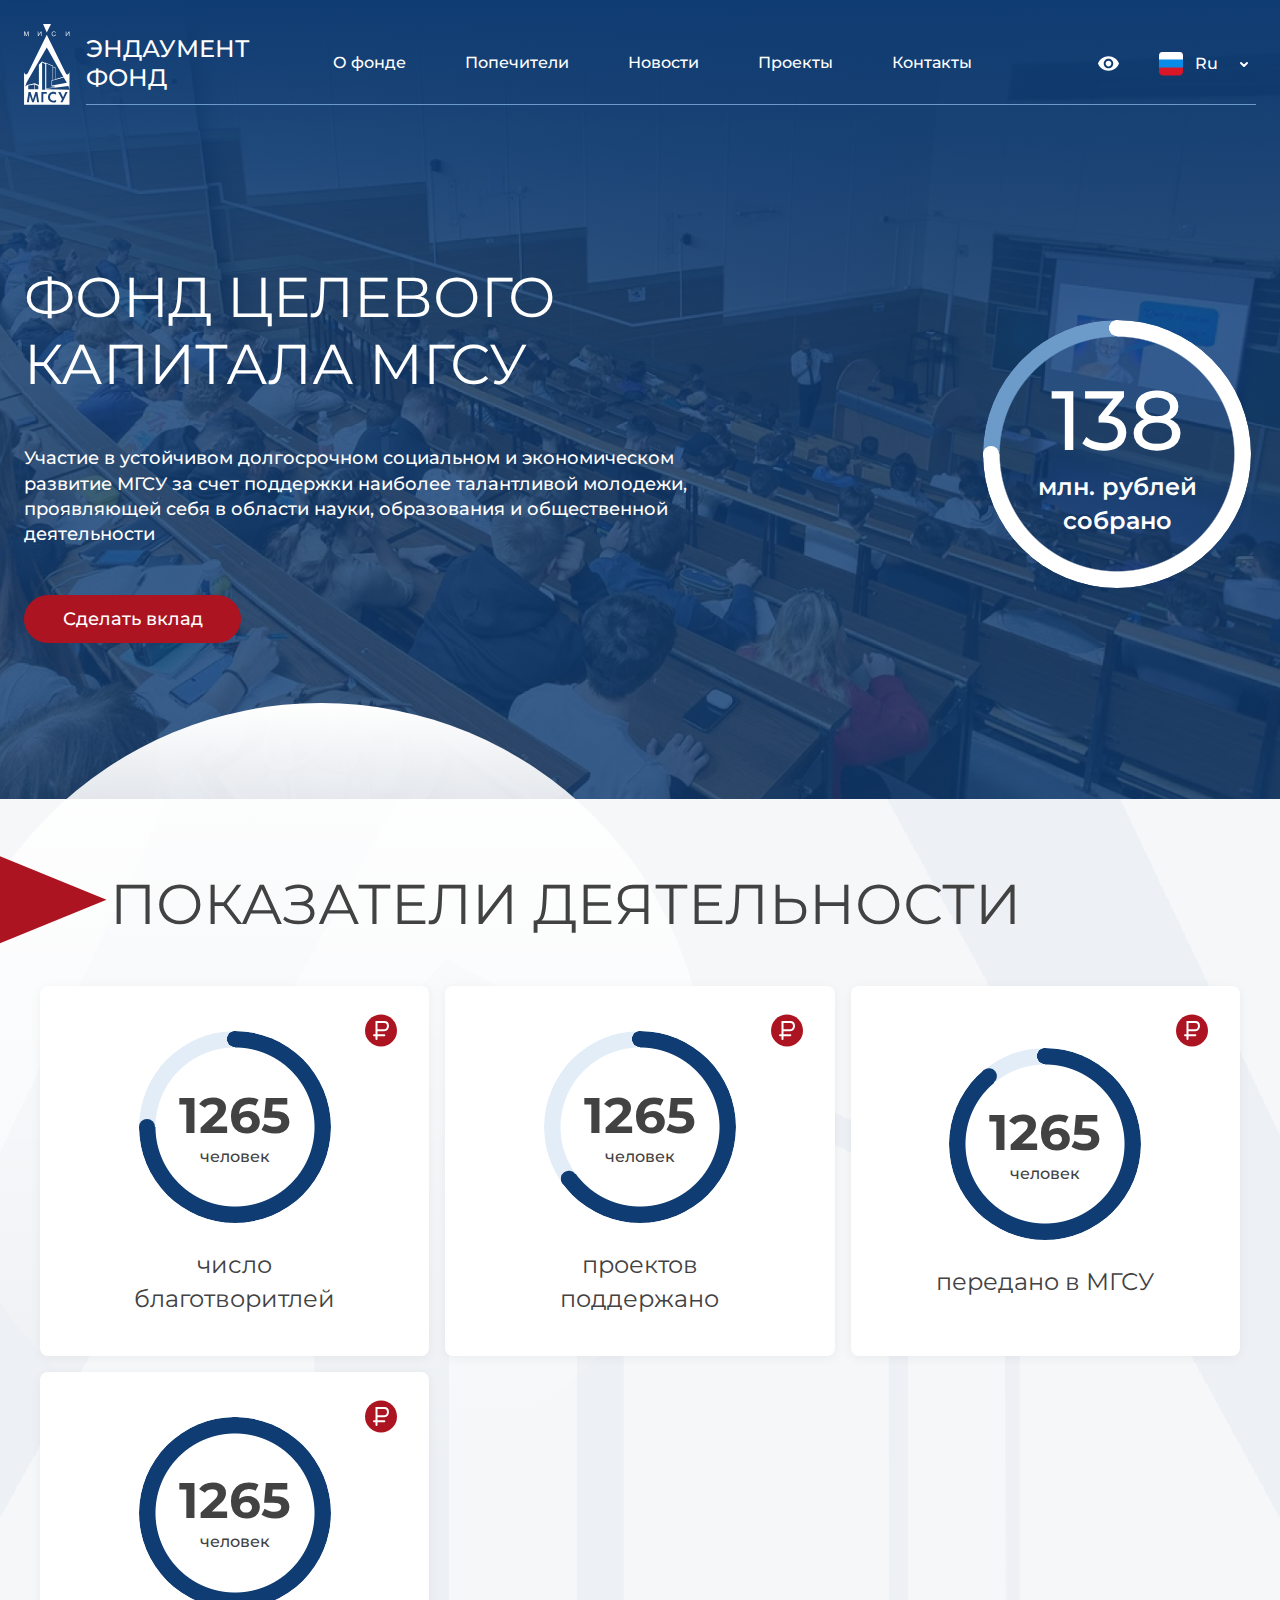
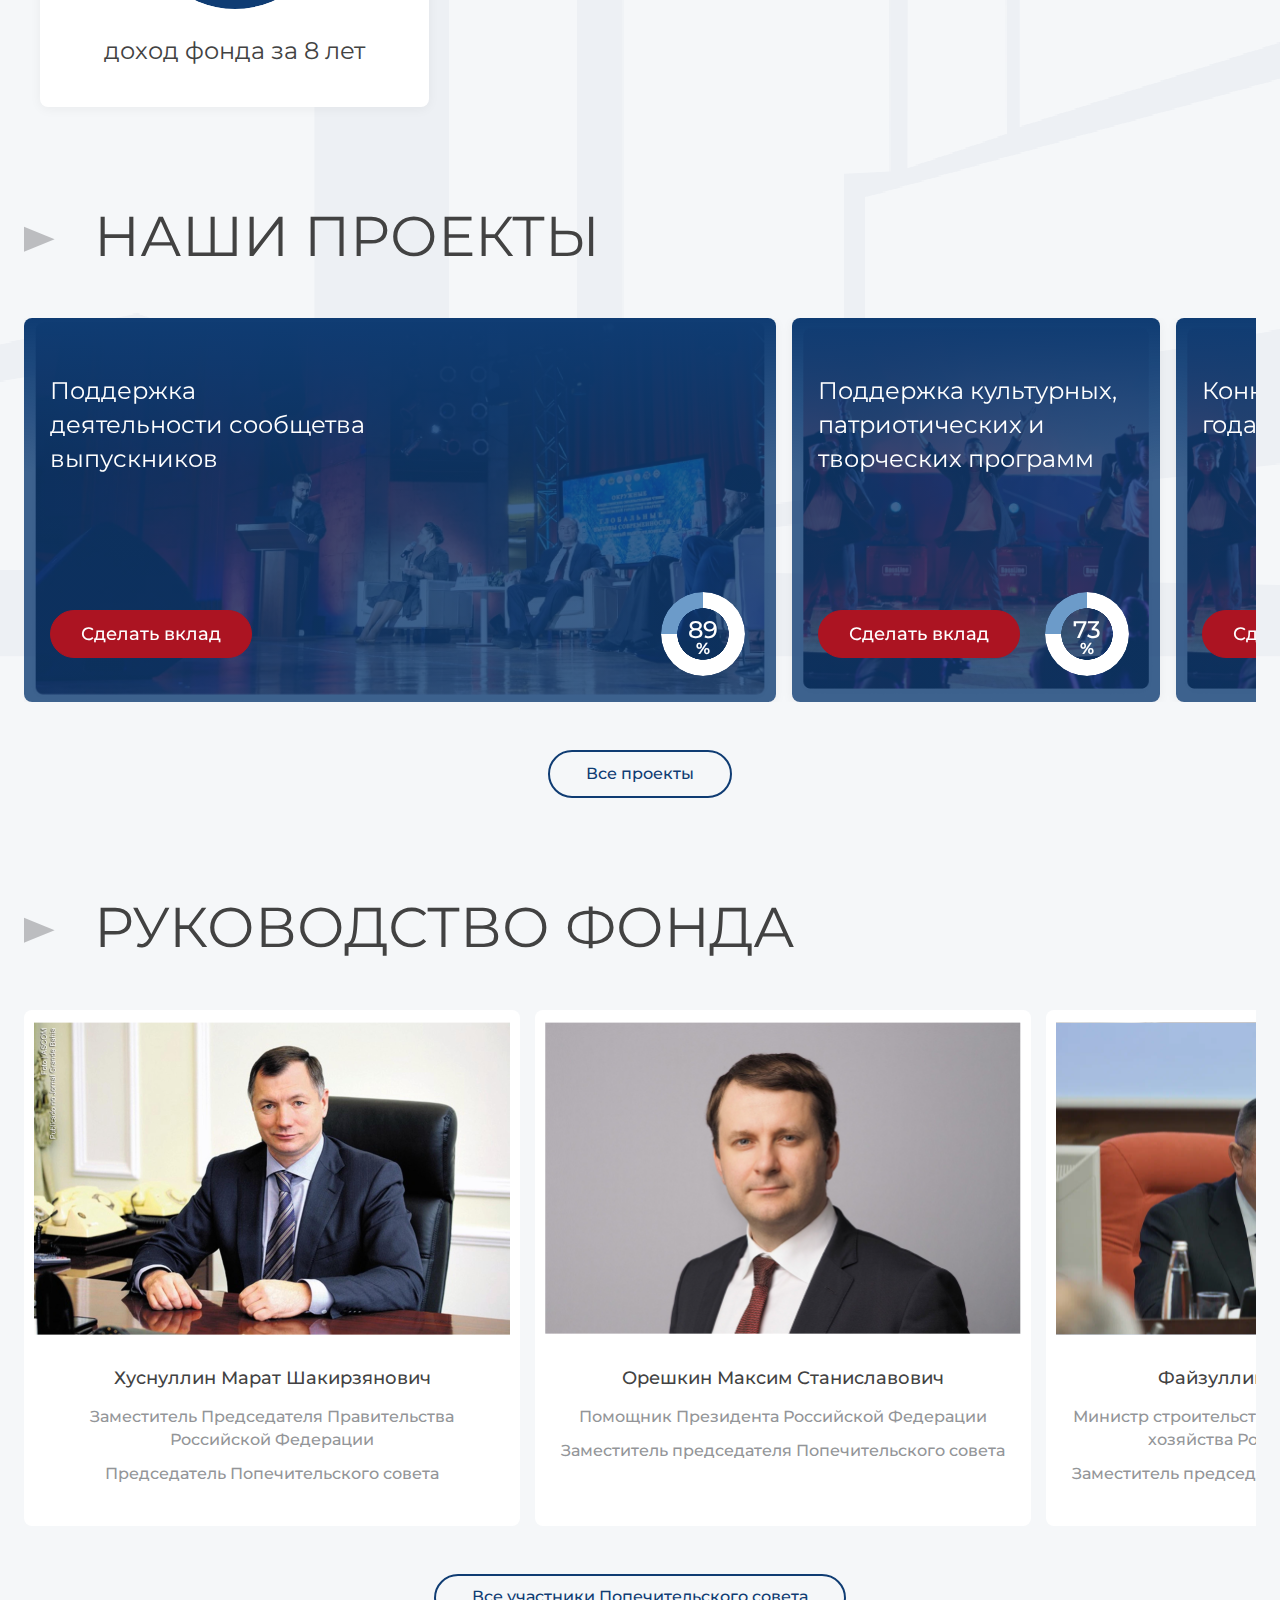
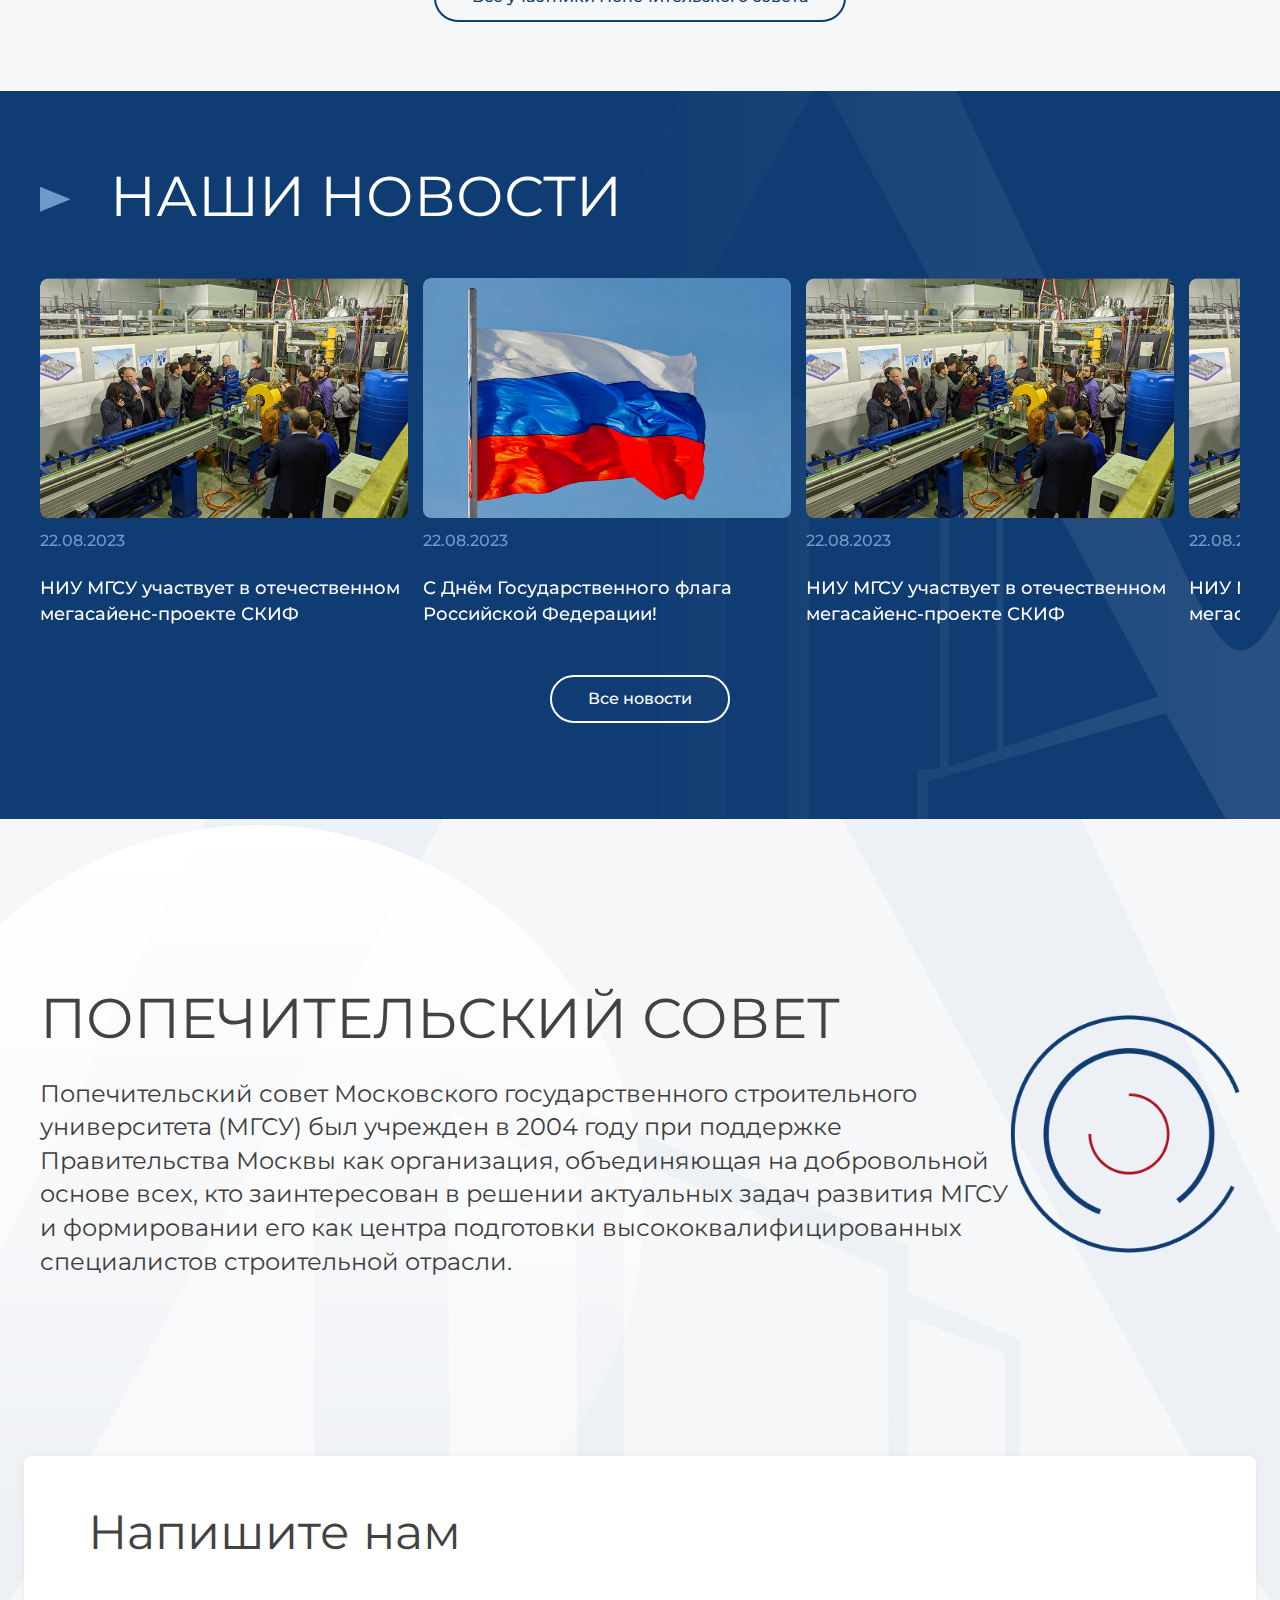
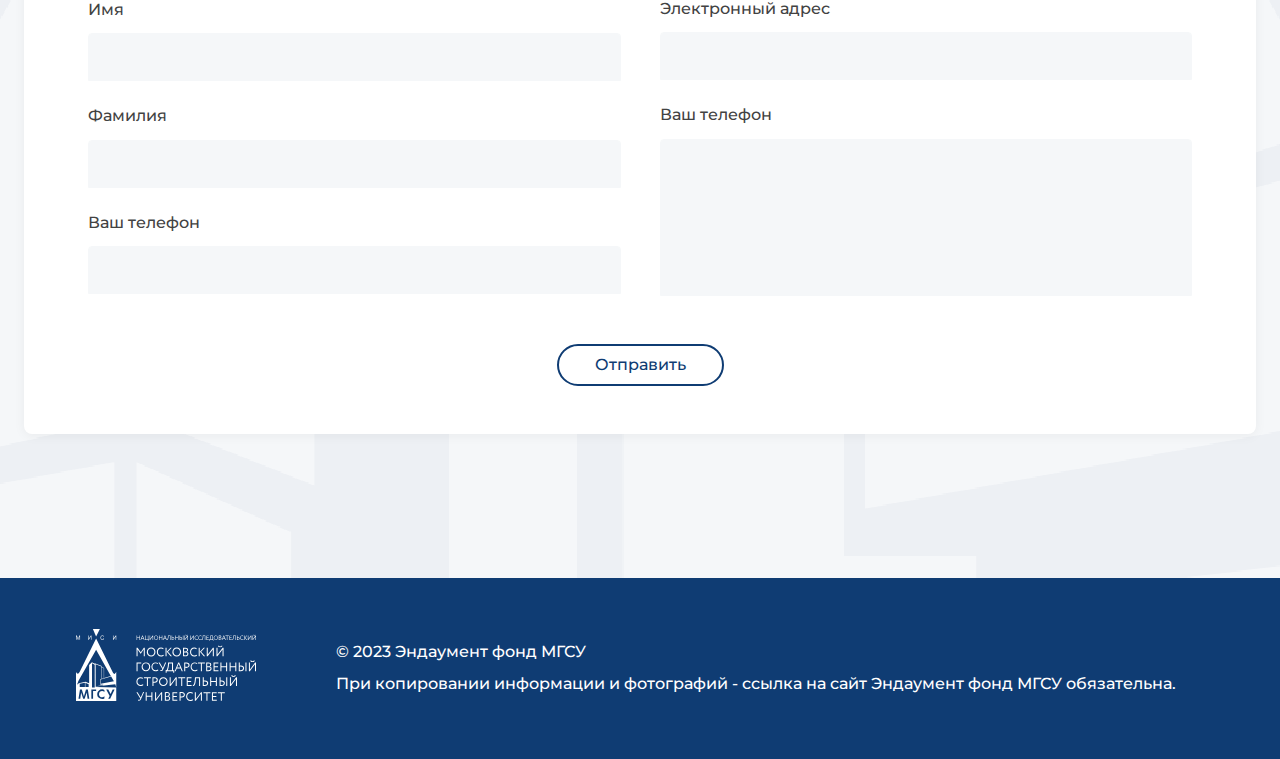
<file: index.html>
<!DOCTYPE html>
<html lang="en">
<head>
    <meta charset="UTF-8">
    <meta name="viewport" content="width=device-width, initial-scale=1">
    <link rel="stylesheet" href="style.css">
    <link rel="preconnect" href="https://fonts.googleapis.com">
    <link rel="preconnect" href="https://fonts.gstatic.com" crossorigin>
    <link href="https://fonts.googleapis.com/css2?family=Montserrat:ital,wght@0,300;0,400;0,500;0,600;0,700;0,800;0,900;1,300;1,400;1,500;1,600;1,700;1,800;1,900&display=swap" rel="stylesheet">
    <title>Фонд целевого капитала МГСУ</title>
    <link
            rel="stylesheet"
            href="https://cdn.jsdelivr.net/npm/swiper@10/swiper-bundle.min.css"
    />

    <script src="https://cdn.jsdelivr.net/npm/swiper@10/swiper-bundle.min.js"></script>
</head>
<body>
<div class="all">
    <header class="header">
        <div class="header-wrapper">
            <div class="header-inner">
                <div class="header-inner-logo">
                    <div class="header-inner-logo-img">
                        <img src="img/logo.svg" alt="МГСУ">
                    </div>
                </div>
                <div class="header-inner-container">
                    <div class="header-inner-container-title">
                        Эндаумент фонд
                    </div>
                    <div class="header-inner-wrapper">
                        <div class="header-inner-container-menu">
                            <nav>
                                <ul class="menu-items">
                                    <li class="menu-item">О фонде</li>
                                    <li class="menu-item">Попечители</li>
                                    <li class="menu-item">Новости</li>
                                    <li class="menu-item">Проекты</li>
                                    <li class="menu-item">Контакты</li>
                                </ul>
                            </nav>
                        </div>
                        <div class="header-inner-container-settings">
                            <div class="setting">
                                <div class="glas">
                                    <div class="glas-img">
                                        <img src="img/mdi_eye.svg" alt="МГСУ">
                                    </div>
                                </div>
                                <div class="lang">
                                    <div class="dropdown">
                                        <div class="dropbtn">
                                            Ru
                                            <div class="arrow">
                                                <img src="img/Caret_Down_SM.svg">
                                            </div>
                                        </div>
                                        <div class="dropdown-content">
                                            <a href="#">Ru</a>
                                            <a href="#">En</a>
                                        </div>
                                    </div>
                                </div>
                            </div>
                            <div class="sub-menu">
                                <a class="sub-menu-btn" onclick="openNav()"><img src="img/Hamburger_LG.svg"></a>
                            </div>
                        </div>
                    </div>
                </div>
            </div>
        </div>
    </header>
    <main class="main">
        <div class="main-wrapper">
            <div class="main-inner">
                <div class="main-container index-container" style="background-image: linear-gradient(180deg, #0F3C73 0%, rgba(15, 60, 115, 0.80) 40.27%), url('img/index-zal.png')">
                    <div class="main-container-wrapper">
                        <div class="text-container">
                            <div class="text-title">
                                Фонд целевого капитала МГСУ
                            </div>
                            <div class="text-sub">
                                Участие в устойчивом долгосрочном социальном и экономическом развитие МГСУ за счет поддержки наиболее талантливой молодежи, проявляющей себя в области науки, образования и общественной деятельности
                            </div>
                            <div class="text-btn">
                                <a class="btn negative" href="#">Сделать вклад</a>
                            </div>
                        </div>
                        <div class="pie animate white" style="--p:75;--c:#FFFFFF;--b:16px; --w:268px ">
                            <span class="big">138</span>
                            <span>млн. рублей <br> собрано</span>
                        </div>
                    </div>
                </div>
                <div class="main-container activity">
                    <div class="main-container-wrapper">
                        <div class="main-container-title">Показатели деятельности</div>
                        <div class="main-container-inner">
                             <div class="activity-items">
                                 <div class="activity-item">
                                     <div class="pie animate" style="--p:75;--c:#0F3C73;--b:16px; --w:192px ">
                                         <span class="big">1265</span>
                                         <span>человек</span>
                                     </div>
                                     <div class="text">
                                         число благотворитлей
                                     </div>
                                     <div class="icon">
                                         <img src="img/activity-rub.svg">
                                     </div>
                                 </div>
                                 <div class="activity-item">
                                     <div class="pie animate" style="--p:65;--c:#0F3C73;--b:16px; --w:192px ">
                                         <span class="big">1265</span>
                                         <span>человек</span>
                                     </div>
                                     <div class="text">
                                         проектов поддержано
                                     </div>
                                     <div class="icon">
                                         <img src="img/activity-rub.svg">
                                     </div>
                                 </div>
                                 <div class="activity-item">
                                     <div class="pie animate" style="--p:89;--c:#0F3C73;--b:16px; --w:192px ">
                                         <span class="big">1265</span>
                                         <span>человек</span>
                                     </div>
                                     <div class="text">
                                         передано в МГСУ
                                     </div>
                                     <div class="icon">
                                         <img src="img/activity-rub.svg">
                                     </div>
                                 </div>
                                 <div class="activity-item">
                                     <div class="pie animate" style="--p:100;--c:#0F3C73;--b:16px; --w:192px ">
                                         <span class="big">1265</span>
                                         <span>человек</span>
                                     </div>
                                     <div class="text">
                                         доход фонда за 8 лет
                                     </div>
                                     <div class="icon">
                                         <img src="img/activity-rub.svg">
                                     </div>
                                 </div>
                             </div>
                        </div>
                    </div>
                </div>
                <div class="main-container projects">
                    <div class="main-container-wrapper">
                        <div class="main-container-title">Наши проекты</div>
                        <div class="main-container-inner">
                            <div class="swiper swiper-project">
                                <div class="swiper-wrapper project-items">
                                    <div class="swiper-slide project-item big" style="--path: url('img/project1.png');">
                                        <div class="title">
                                            Поддержка деятельности сообщетва выпускников
                                        </div>
                                        <div class="wrap">
                                            <a href="#" class="btn negative">Сделать вклад</a>
                                            <div class="pie animate no-round white" style="--p:75;--c:#FFFFFF;--b:16px; --w:84px">
                                                <span class="big">89</span>
                                                <span>%</span>
                                            </div>
                                        </div>
                                    </div>
                                    <div class="swiper-slide project-item" style="--path: url('img/project2.png');">
                                        <div class="title">
                                            Поддержка культурных, патриотических и творческих программ
                                        </div>
                                        <div class="wrap">
                                            <a href="#" class="btn negative">Сделать вклад</a>
                                            <div class="pie animate no-round white" style="--p:75;--c:#FFFFFF;--b:16px; --w:84px">
                                                <span class="big">73</span>
                                                <span>%</span>
                                            </div>
                                        </div>
                                    </div>
                                    <div class="swiper-slide project-item" style="--path: url('img/project2.png')";>
                                        <div class="title">
                                            Конкурс преподаватель года
                                        </div>
                                        <div class="wrap">
                                            <a href="#" class="btn negative">Сделать вклад</a>
                                            <div class="pie animate no-round white" style="--p:75;--c:#FFFFFF;--b:16px; --w:84px">
                                                <span class="big">30</span>
                                                <span>%</span>
                                            </div>
                                        </div>
                                    </div>
                                    <div class="swiper-slide project-item" style="--path: url('img/project2.png')";>
                                        <div class="title">
                                            Конкурс преподаватель года
                                        </div>
                                        <div class="wrap">
                                            <a href="#" class="btn negative">Сделать вклад</a>
                                            <div class="pie animate no-round white" style="--p:75;--c:#FFFFFF;--b:16px; --w:84px">
                                                <span class="big">30</span>
                                                <span>%</span>
                                            </div>
                                        </div>
                                    </div>
                                </div>
                            </div>
                            <div class="btns">
                                <a href="3" class="btn btn-transparent-radius">Все проекты</a>
                            </div>
                        </div>
                    </div>
                </div>
                <div class="main-container managements">
                    <div class="main-container-wrapper">
                        <div class="main-container-title">Руководство фонда</div>
                        <div class="main-container-inner">
                            <div class="swiper swiper-management">
                                <div class="swiper-wrapper management-items">
                                    <div class="swiper-slide management-item">
                                        <div class="img">
                                            <img src="img/boss2.png" alt="Файзуллин Ирек Энварович">
                                        </div>
                                        <div class="text">
                                            <div class="text-title">
                                                Хуснуллин Марат Шакирзянович
                                            </div>
                                            <div class="text-sub">
                                                <p>Заместитель Председателя Правительства Российской Федерации</p>
                                                <p>Председатель Попечительского совета</p>
                                            </div>
                                        </div>
                                    </div>
                                    <div class="swiper-slide management-item">
                                        <div class="img">
                                            <img src="img/boss3.png" alt="Файзуллин Ирек Энварович">
                                        </div>
                                        <div class="text">
                                            <div class="text-title">
                                                Орешкин Максим Станиславович
                                            </div>
                                            <div class="text-sub">
                                                <p>Помощник Президента Российской Федерации</p>
                                                <p>Заместитель председателя Попечительского совета</p>
                                            </div>
                                        </div>
                                    </div>
                                    <div class="swiper-slide management-item">
                                        <div class="img">
                                            <img src="img/boss1.svg" alt="Файзуллин Ирек Энварович">
                                        </div>
                                        <div class="text">
                                            <div class="text-title">
                                                Файзуллин Ирек Энварович
                                            </div>
                                            <div class="text-sub">
                                                <p>Министр строительства и жилищно-коммунального хозяйства Российской Федерации</p>
                                                <p>Заместитель председателя Попечительского совета</p>
                                            </div>
                                        </div>
                                    </div>
                                    <div class="swiper-slide management-item">
                                        <div class="img">
                                            <img src="img/boss3.png" alt="Файзуллин Ирек Энварович">
                                        </div>
                                        <div class="text">
                                            <div class="text-title">
                                                Орешкин Максим Станиславович
                                            </div>
                                            <div class="text-sub">
                                                <p>Помощник Президента Российской Федерации</p>
                                                <p>Заместитель председателя Попечительского совета</p>
                                            </div>
                                        </div>
                                    </div>
                                </div>
                            </div>
                            <div class="btns">
                                <a href="3" class="btn btn-transparent-radius">Все участники Попечительского совета</a>
                            </div>
                        </div>
                    </div>
                </div>
                <div class="main-container news">
                    <div class="main-container-wrapper">
                        <div class="main-container-title">Наши новости</div>
                        <div class="main-container-inner">
                            <div class="swiper swiper-news">
                                <div class="swiper-wrapper news-items">
                                    <div class="swiper-slide news-item">
                                        <div class="title">
                                            <div class="img">
                                                <img src="img/news1.png" alt="НИУ МГСУ участвует в отечественном мегасайенс-проекте СКИФ">
                                            </div>
                                            <div class="date">22.08.2023</div>
                                        </div>
                                        <div class="text">
                                            <a href="#">НИУ МГСУ участвует в отечественном мегасайенс-проекте СКИФ</a>
                                        </div>
                                    </div>
                                    <div class="swiper-slide news-item">
                                        <div class="title">
                                            <div class="img">
                                                <img src="img/news2.png" alt="НИУ МГСУ участвует в отечественном мегасайенс-проекте СКИФ">
                                            </div>
                                            <div class="date">22.08.2023</div>
                                        </div>
                                        <div class="text">
                                            <a href="#">С Днём Государственного флага Российской Федерации!</a>
                                        </div>
                                    </div>
                                    <div class="swiper-slide news-item">
                                        <div class="title">
                                            <div class="img">
                                                <img src="img/news1.png" alt="НИУ МГСУ участвует в отечественном мегасайенс-проекте СКИФ">
                                            </div>
                                            <div class="date">22.08.2023</div>
                                        </div>
                                        <div class="text">
                                            <a href="#">НИУ МГСУ участвует в отечественном мегасайенс-проекте СКИФ</a>
                                        </div>
                                    </div>
                                    <div class="swiper-slide news-item">
                                        <div class="title">
                                            <div class="img">
                                                <img src="img/news1.png" alt="НИУ МГСУ участвует в отечественном мегасайенс-проекте СКИФ">
                                            </div>
                                            <div class="date">22.08.2023</div>
                                        </div>
                                        <div class="text">
                                            <a href="#">НИУ МГСУ участвует в отечественном мегасайенс-проекте СКИФ</a>
                                        </div>
                                    </div>
                                    <div class="swiper-slide news-item">
                                        <div class="title">
                                            <div class="img">
                                                <img src="img/news1.png" alt="НИУ МГСУ участвует в отечественном мегасайенс-проекте СКИФ">
                                            </div>
                                            <div class="date">22.08.2023</div>
                                        </div>
                                        <div class="text">
                                            <a href="#">НИУ МГСУ участвует в отечественном мегасайенс-проекте СКИФ</a>
                                        </div>
                                    </div>
                                    <div class="swiper-slide news-item">
                                        <div class="title">
                                            <div class="img">
                                                <img src="img/news1.png" alt="НИУ МГСУ участвует в отечественном мегасайенс-проекте СКИФ">
                                            </div>
                                            <div class="date">22.08.2023</div>
                                        </div>
                                        <div class="text">
                                            <a href="#">НИУ МГСУ участвует в отечественном мегасайенс-проекте СКИФ</a>
                                        </div>
                                    </div>
                                </div>
                            </div>
                            <div class="btns">
                                <a href="3" class="btn btn-transparent-radius hover-back">Все новости</a>
                            </div>
                        </div>
                    </div>
                </div>
                <div class="main-container trusteeship">
                    <div class="main-container-wrapper">
                        <div class="main-container-inner">
                            <div class="main-container-title">Попечительский совет</div>
                            <p>
                                Попечительский совет Московского государственного строительного университета (МГСУ) был учрежден в 2004 году при поддержке Правительства Москвы как организация, объединяющая на добровольной основе всех, кто заинтересован в решении актуальных задач развития МГСУ и формировании его как центра подготовки высококвалифицированных специалистов строительной отрасли.
                            </p>
                        </div>
                        <div class="img">
                            <img src="img/circles.png">
                        </div>
                    </div>
                </div>
                <div class="main-container index-form">
                    <div class="main-container-wrapper">
                        <div class="main-container-inner">
                            <form action="" class="form">
                                <div class="form-title">
                                    Напишите нам
                                </div>
                                <div class="form-fields">
                                    <div class="form-fields-groups">
                                        <div class="text-field">
                                            <div class="text-field__label">Имя</div>
                                            <input class="text-field__input" type="text" name="name" id="name">
                                        </div>
                                        <div class="text-field">
                                            <div class="text-field__label">Фамилия</div>
                                            <input class="text-field__input" type="text" name="name" id="lastname">
                                        </div>
                                        <div class="text-field">
                                            <div class="text-field__label">Ваш телефон</div>
                                            <input class="text-field__input" type="text" name="phone" id="phone">
                                        </div>
                                    </div>
                                    <div class="form-fields-groups">
                                        <div class="text-field">
                                            <div class="text-field__label">Электронный адрес</div>
                                            <input class="text-field__input" type="text" name="email" id="email">
                                        </div>
                                        <div class="text-field">
                                            <div class="text-field__label">Ваш телефон</div>
                                            <textarea class="text-field__area" name="phone" id="phone"></textarea>
                                        </div>
                                    </div>
                                </div>
                                <div class="btns">
                                    <input type="submit" class="btn btn-transparent-radius" value="Отправить">
                                </div>
                            </form>
                        </div>
                    </div>
                </div>
            </div>
        </div>
    </main>
    <footer class="footer">
        <div class="footer-wrapper">
            <div class="footer-inner">
                <div class="footer-logo">
                    <div class="footer-logo-img">
                        <img src="img/footer-logo.svg" alt="">
                    </div>
                </div>
                <div class="copyright">
                    <span>© 2023  Эндаумент фонд МГСУ</span>
                    <span>При копировании информации и фотографий - ссылка на сайт Эндаумент фонд МГСУ обязательна.</span>
                </div>
            </div>
        </div>
    </footer>
</div>
</body>
<script type="text/javascript" src="js/plugins/jquery.js"></script>
<script type="text/javascript" src="js/script.js"></script>
</html>
</file>
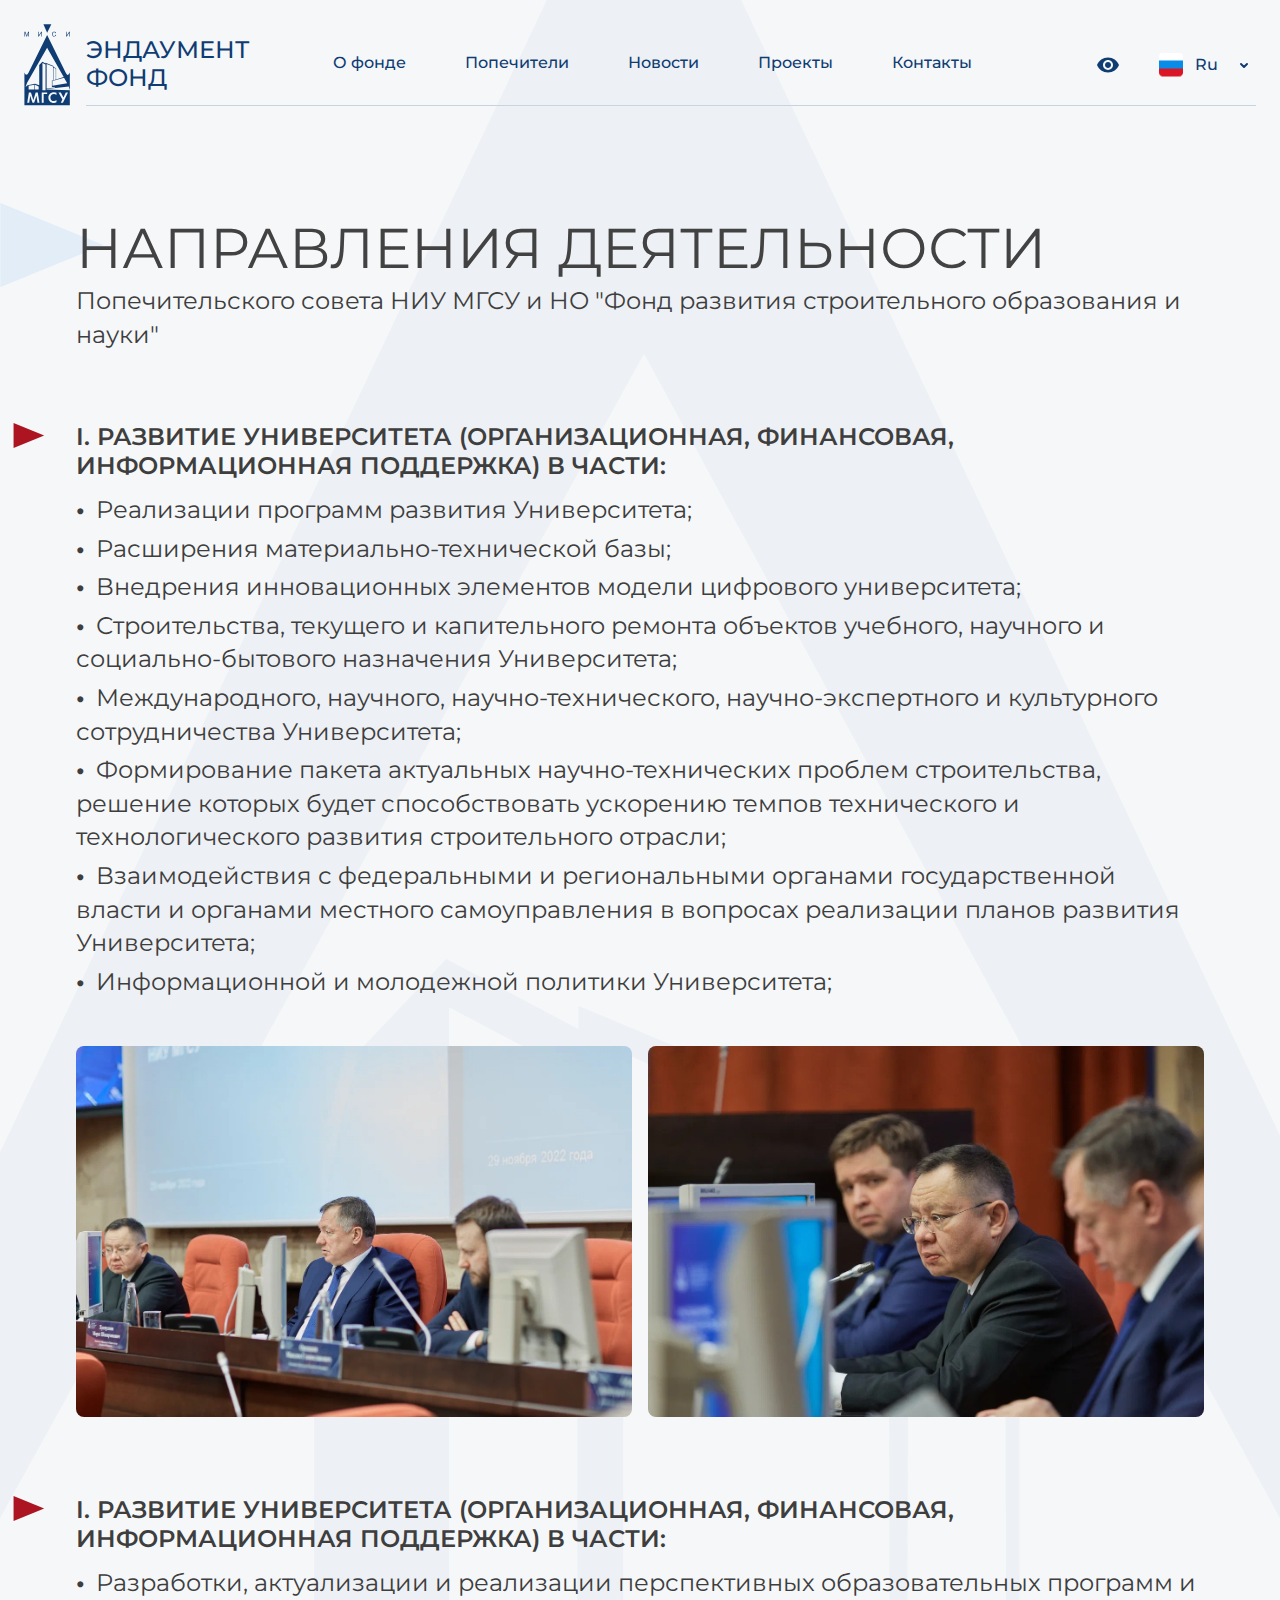
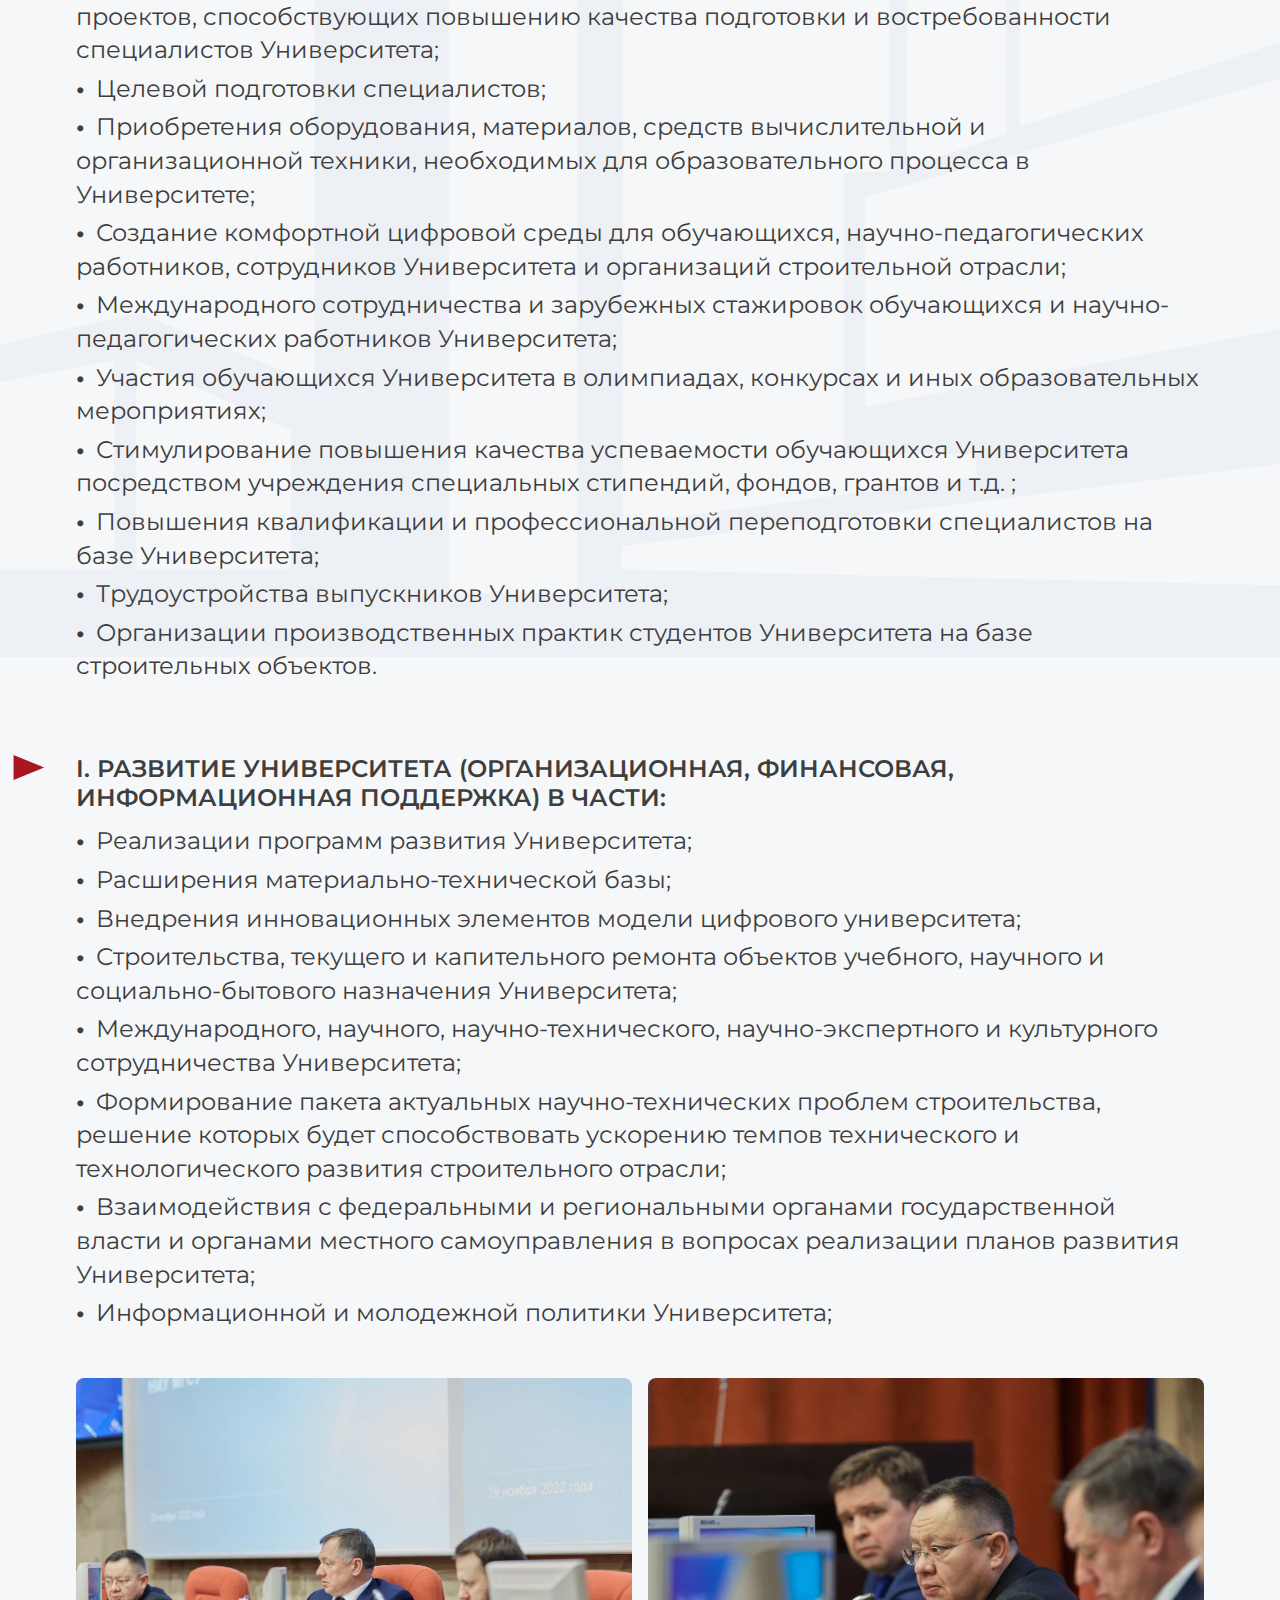
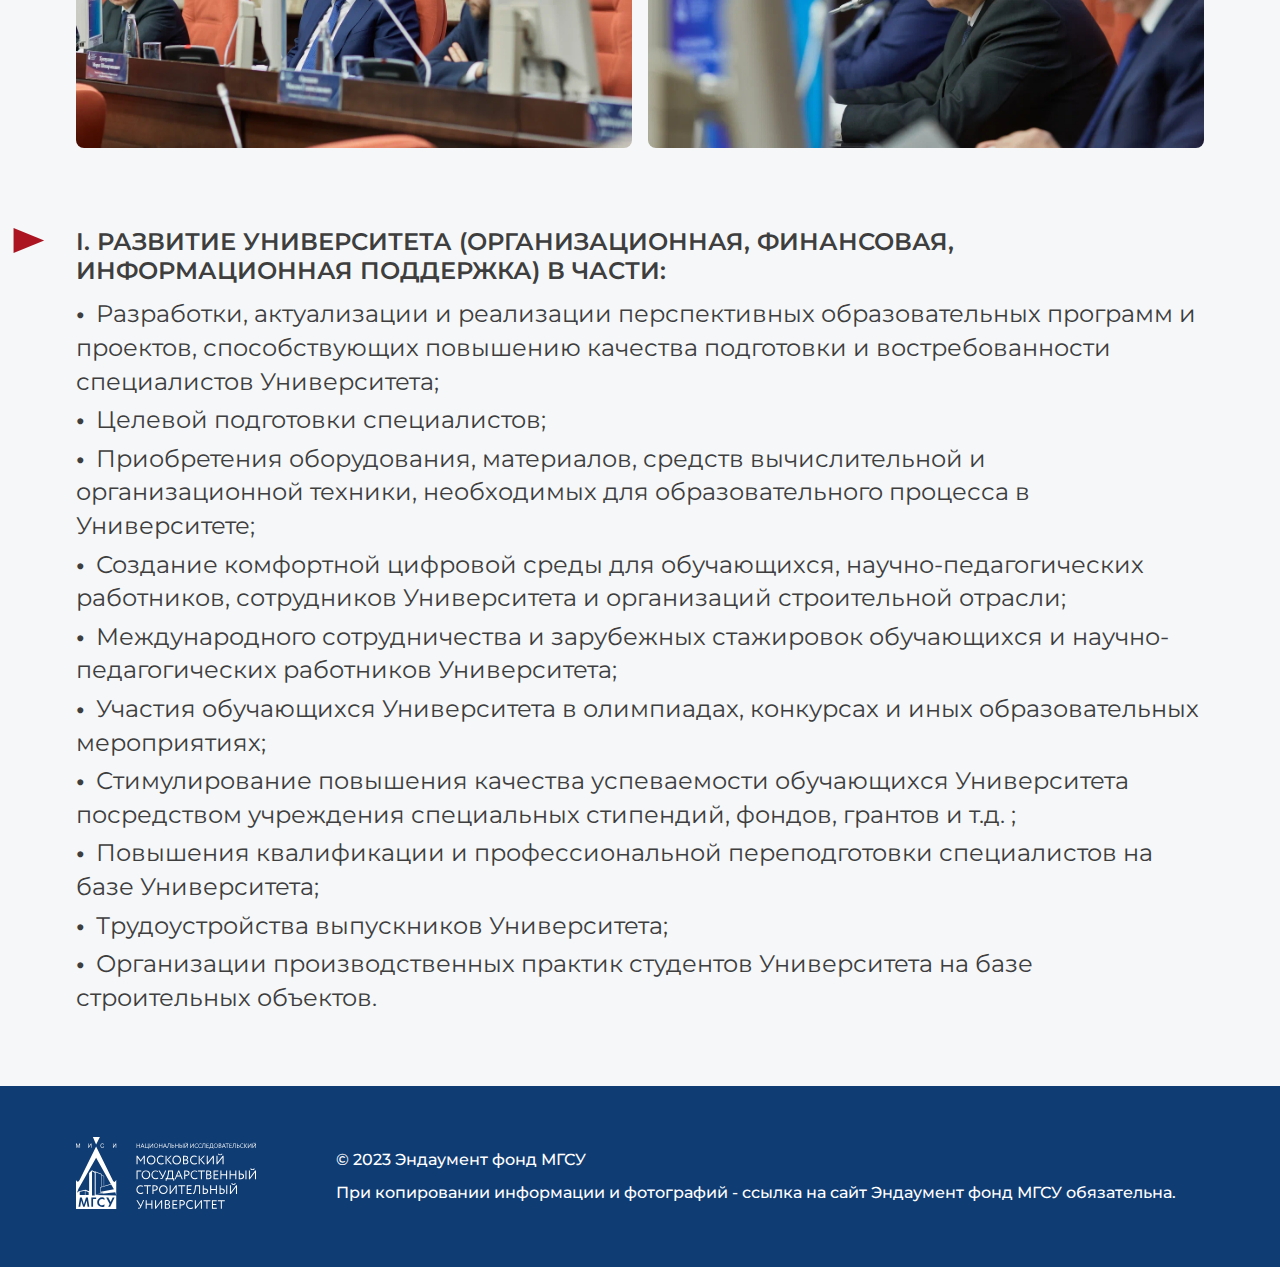
<file: activities.html>
<!DOCTYPE html>
<html lang="en">
<head>
    <meta charset="UTF-8">
    <meta name="viewport" content="width=device-width, initial-scale=1">
    <link rel="stylesheet" href="style.css">
    <link rel="preconnect" href="https://fonts.googleapis.com">
    <link rel="preconnect" href="https://fonts.gstatic.com" crossorigin>
    <link href="https://fonts.googleapis.com/css2?family=Montserrat:ital,wght@0,300;0,400;0,500;0,600;0,700;0,800;0,900;1,300;1,400;1,500;1,600;1,700;1,800;1,900&display=swap" rel="stylesheet">
    <title>Фонд целевого капитала МГСУ</title>
    <link
            rel="stylesheet"
            href="https://cdn.jsdelivr.net/npm/swiper@10/swiper-bundle.min.css"
    />

    <script src="https://cdn.jsdelivr.net/npm/swiper@10/swiper-bundle.min.js"></script>
</head>
<body>
<div class="all">
    <header class="header primary">
        <div class="header-wrapper">
            <div class="header-inner">
                <div class="header-inner-logo">
                    <div class="header-inner-logo-img">
                        <img src="img/logo.svg" alt="МГСУ">
                    </div>
                </div>
                <div class="header-inner-container">
                    <div class="header-inner-container-title">
                        Эндаумент фонд
                    </div>
                    <div class="header-inner-wrapper">
                        <div class="header-inner-container-menu">
                            <nav>
                                <ul class="menu-items">
                                    <li class="menu-item">О фонде</li>
                                    <li class="menu-item">Попечители
                                        <div class="menu-item-submenu">
                                            <ul>
                                                <li><a href="">Юридические лица</a></li>
                                                <li><a href="">Физические лица</a></li>
                                                <li><a href="">Основные преимущества благотворителей</a></li>
                                                <li><a href="">Реквизиты и рабочие документы</a></li>
                                            </ul>
                                        </div>
                                    </li>
                                    <li class="menu-item">Новости</li>
                                    <li class="menu-item">Проекты</li>
                                    <li class="menu-item">Контакты</li>
                                </ul>
                            </nav>
                        </div>
                        <div class="header-inner-container-settings">
                            <div class="setting">
                                <div class="glas">
                                    <div class="glas-img">
                                        <img src="img/mdi_eye.svg" alt="МГСУ">
                                    </div>
                                </div>
                                <div class="lang">
                                    <div class="dropdown">
                                        <div class="dropbtn">
                                            Ru
                                            <div class="arrow">
                                                <img src="img/Caret_Down_SM.svg">
                                            </div>
                                        </div>
                                        <div class="dropdown-content">
                                            <a href="#">Ru</a>
                                            <a href="#">En</a>
                                        </div>
                                    </div>
                                </div>
                            </div>
                            <div class="sub-menu">
                                <a class="sub-menu-btn" onclick="openNav()"><img src="img/Hamburger_LG.svg"></a>
                            </div>
                        </div>
                    </div>
                </div>
            </div>
        </div>
    </header>
    <main class="main">
        <div class="main-wrapper">
            <div class="main-inner">
                <div class="main-container title-container dark">
                    <div class="main-container-wrapper">
                        <div class="text-container">
                            <div class="text-title">
                                НАПРАВЛЕНИЯ ДЕЯТЕЛЬНОСТИ
                            </div>
                            <div class="text-sub">
                                Попечительского совета НИУ МГСУ и НО "Фонд развития строительного образования и науки"
                            </div>
                        </div>
                    </div>
                </div>

                <div class="main-container base-container">
                    <div class="main-container-wrapper">
                        <div class="main-container-title">I.  Развитие Университета (организационная, финансовая, информационная поддержка) в части:</div>
                        <div class="main-container-inner">
                            <div class="text">
                                <div class="text-subtext">
                                    <ul>
                                        <li>Реализации программ развития Университета;</li>
                                        <li>Расширения материально-технической базы;</li>
                                        <li>Внедрения инновационных элементов модели цифрового университета;</li>
                                        <li>Строительства, текущего и капительного ремонта объектов учебного, научного и социально-бытового назначения Университета;</li>
                                        <li>Международного, научного, научно-технического, научно-экспертного и культурного сотрудничества Университета;</li>
                                        <li>Формирование пакета актуальных научно-технических проблем строительства, решение которых будет способствовать ускорению темпов технического и технологического развития строительного отрасли;</li>
                                        <li>Взаимодействия с федеральными и региональными органами государственной власти и органами местного самоуправления в вопросах реализации планов развития Университета;</li>
                                        <li>Информационной и молодежной политики Университета;</li>
                                    </ul>
                                </div>
                            </div>
                            <div class="img-items">
                                <div class="img-item">
                                    <img src="img/6fb31c4c7cbd2c8e7255104209624a22.png">
                                </div>
                                <div class="img-item">
                                    <img src="img/596065c6362b8d0b3408a493ad2278cc.png">
                                </div>
                            </div>
                        </div>
                    </div>
                </div>

                <div class="main-container base-container">
                    <div class="main-container-wrapper">
                        <div class="main-container-title">I.  Развитие Университета (организационная, финансовая, информационная поддержка) в части:</div>
                        <div class="main-container-inner">
                            <div class="text">
                                <div class="text-subtext">
                                    <ul>
                                        <li>Разработки, актуализации и реализации перспективных образовательных программ и проектов, способствующих повышению качества подготовки и востребованности специалистов Университета;</li>
                                        <li>Целевой подготовки специалистов;</li>
                                        <li>Приобретения оборудования, материалов, средств вычислительной и организационной техники, необходимых для образовательного процесса в Университете;</li>
                                        <li>Создание комфортной цифровой среды для обучающихся, научно-педагогических работников, сотрудников Университета и организаций строительной отрасли;</li>
                                        <li>Международного сотрудничества и зарубежных стажировок обучающихся и научно-педагогических работников Университета;</li>
                                        <li>Участия обучающихся Университета в олимпиадах, конкурсах и иных образовательных мероприятиях;</li>
                                        <li>Стимулирование повышения качества успеваемости обучающихся Университета посредством учреждения специальных стипендий, фондов, грантов и т.д. ;</li>
                                        <li>Повышения квалификации и профессиональной переподготовки специалистов на базе Университета;</li>
                                        <li>Трудоустройства выпускников Университета;</li>
                                        <li>Организации производственных практик студентов Университета на базе строительных объектов.</li>
                                    </ul>
                                </div>
                            </div>
                        </div>
                    </div>
                </div>


                <div class="main-container base-container">
                    <div class="main-container-wrapper">
                        <div class="main-container-title">I.  Развитие Университета (организационная, финансовая, информационная поддержка) в части:</div>
                        <div class="main-container-inner">
                            <div class="text">
                                <div class="text-subtext">
                                    <ul>
                                        <li>Реализации программ развития Университета;</li>
                                        <li>Расширения материально-технической базы;</li>
                                        <li>Внедрения инновационных элементов модели цифрового университета;</li>
                                        <li>Строительства, текущего и капительного ремонта объектов учебного, научного и социально-бытового назначения Университета;</li>
                                        <li>Международного, научного, научно-технического, научно-экспертного и культурного сотрудничества Университета;</li>
                                        <li>Формирование пакета актуальных научно-технических проблем строительства, решение которых будет способствовать ускорению темпов технического и технологического развития строительного отрасли;</li>
                                        <li>Взаимодействия с федеральными и региональными органами государственной власти и органами местного самоуправления в вопросах реализации планов развития Университета;</li>
                                        <li>Информационной и молодежной политики Университета;</li>
                                    </ul>
                                </div>
                            </div>
                            <div class="img-items">
                                <div class="img-item">
                                    <img src="img/6fb31c4c7cbd2c8e7255104209624a22.png">
                                </div>
                                <div class="img-item">
                                    <img src="img/596065c6362b8d0b3408a493ad2278cc.png">
                                </div>
                            </div>
                        </div>
                    </div>
                </div>


                <div class="main-container base-container">
                    <div class="main-container-wrapper">
                        <div class="main-container-title">I.  Развитие Университета (организационная, финансовая, информационная поддержка) в части:</div>
                        <div class="main-container-inner">
                            <div class="text">
                                <div class="text-subtext">
                                    <ul>
                                        <li>Разработки, актуализации и реализации перспективных образовательных программ и проектов, способствующих повышению качества подготовки и востребованности специалистов Университета;</li>
                                        <li>Целевой подготовки специалистов;</li>
                                        <li>Приобретения оборудования, материалов, средств вычислительной и организационной техники, необходимых для образовательного процесса в Университете;</li>
                                        <li>Создание комфортной цифровой среды для обучающихся, научно-педагогических работников, сотрудников Университета и организаций строительной отрасли;</li>
                                        <li>Международного сотрудничества и зарубежных стажировок обучающихся и научно-педагогических работников Университета;</li>
                                        <li>Участия обучающихся Университета в олимпиадах, конкурсах и иных образовательных мероприятиях;</li>
                                        <li>Стимулирование повышения качества успеваемости обучающихся Университета посредством учреждения специальных стипендий, фондов, грантов и т.д. ;</li>
                                        <li>Повышения квалификации и профессиональной переподготовки специалистов на базе Университета;</li>
                                        <li>Трудоустройства выпускников Университета;</li>
                                        <li>Организации производственных практик студентов Университета на базе строительных объектов.</li>
                                    </ul>
                                </div>
                            </div>
                        </div>
                    </div>
                </div>

            </div>
        </div>
    </main>
    <footer class="footer">
        <div class="footer-wrapper">
            <div class="footer-inner">
                <div class="footer-logo">
                    <div class="footer-logo-img">
                        <img src="img/footer-logo.svg" alt="">
                    </div>
                </div>
                <div class="copyright">
                    <span>© 2023  Эндаумент фонд МГСУ</span>
                    <span>При копировании информации и фотографий - ссылка на сайт Эндаумент фонд МГСУ обязательна.</span>
                </div>
            </div>
        </div>
    </footer>
</div>
</body>
<script type="text/javascript" src="js/plugins/jquery.js"></script>
<script type="text/javascript" src="js/script.js"></script>
</html>
</file>
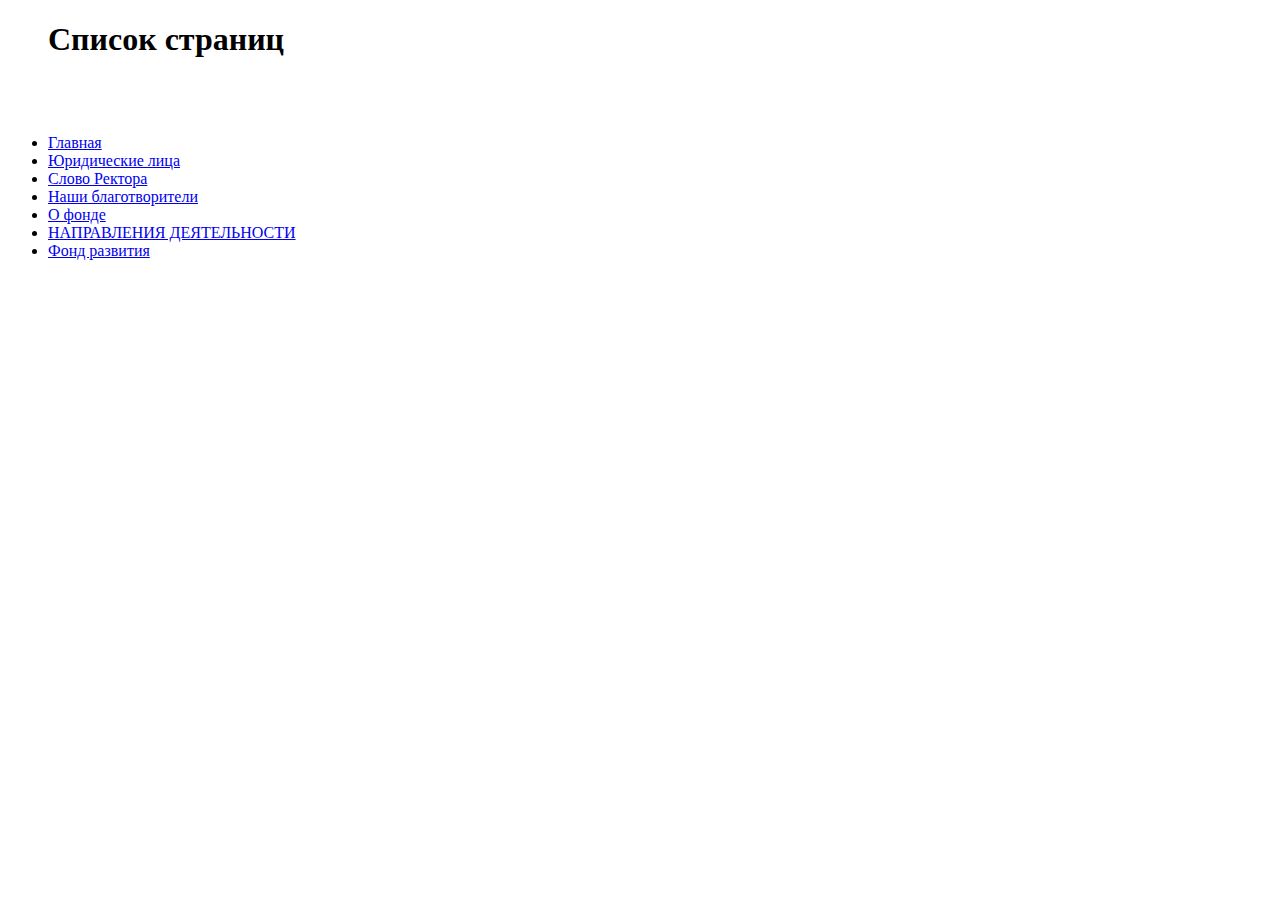
<file: check.html>
<!DOCTYPE html>
<html lang="en">
<head>
    <meta charset="UTF-8">
    <title>Title</title>
</head>
<body>
<ul>
    <h1>Список страниц</h1>
    <br>
    <br>
    <br>
    <li><a href="/">Главная</a></li>
    <li><a href="/ur-face.html">Юридические лица</a></li>
    <li><a href="/slovo-rektora.html">Слово Ректора </a></li>
    <li><a href="/our-benefactors.html">Наши благотворители</a></li>
    <li><a href="/o-fonde.html">О фонде</a></li>
    <li><a href="/activities.html">НАПРАВЛЕНИЯ ДЕЯТЕЛЬНОСТИ </a></li>
    <li><a href="/fond-razv.html">Фонд развития </a></li>
</ul>
</body>
</html>
</file>
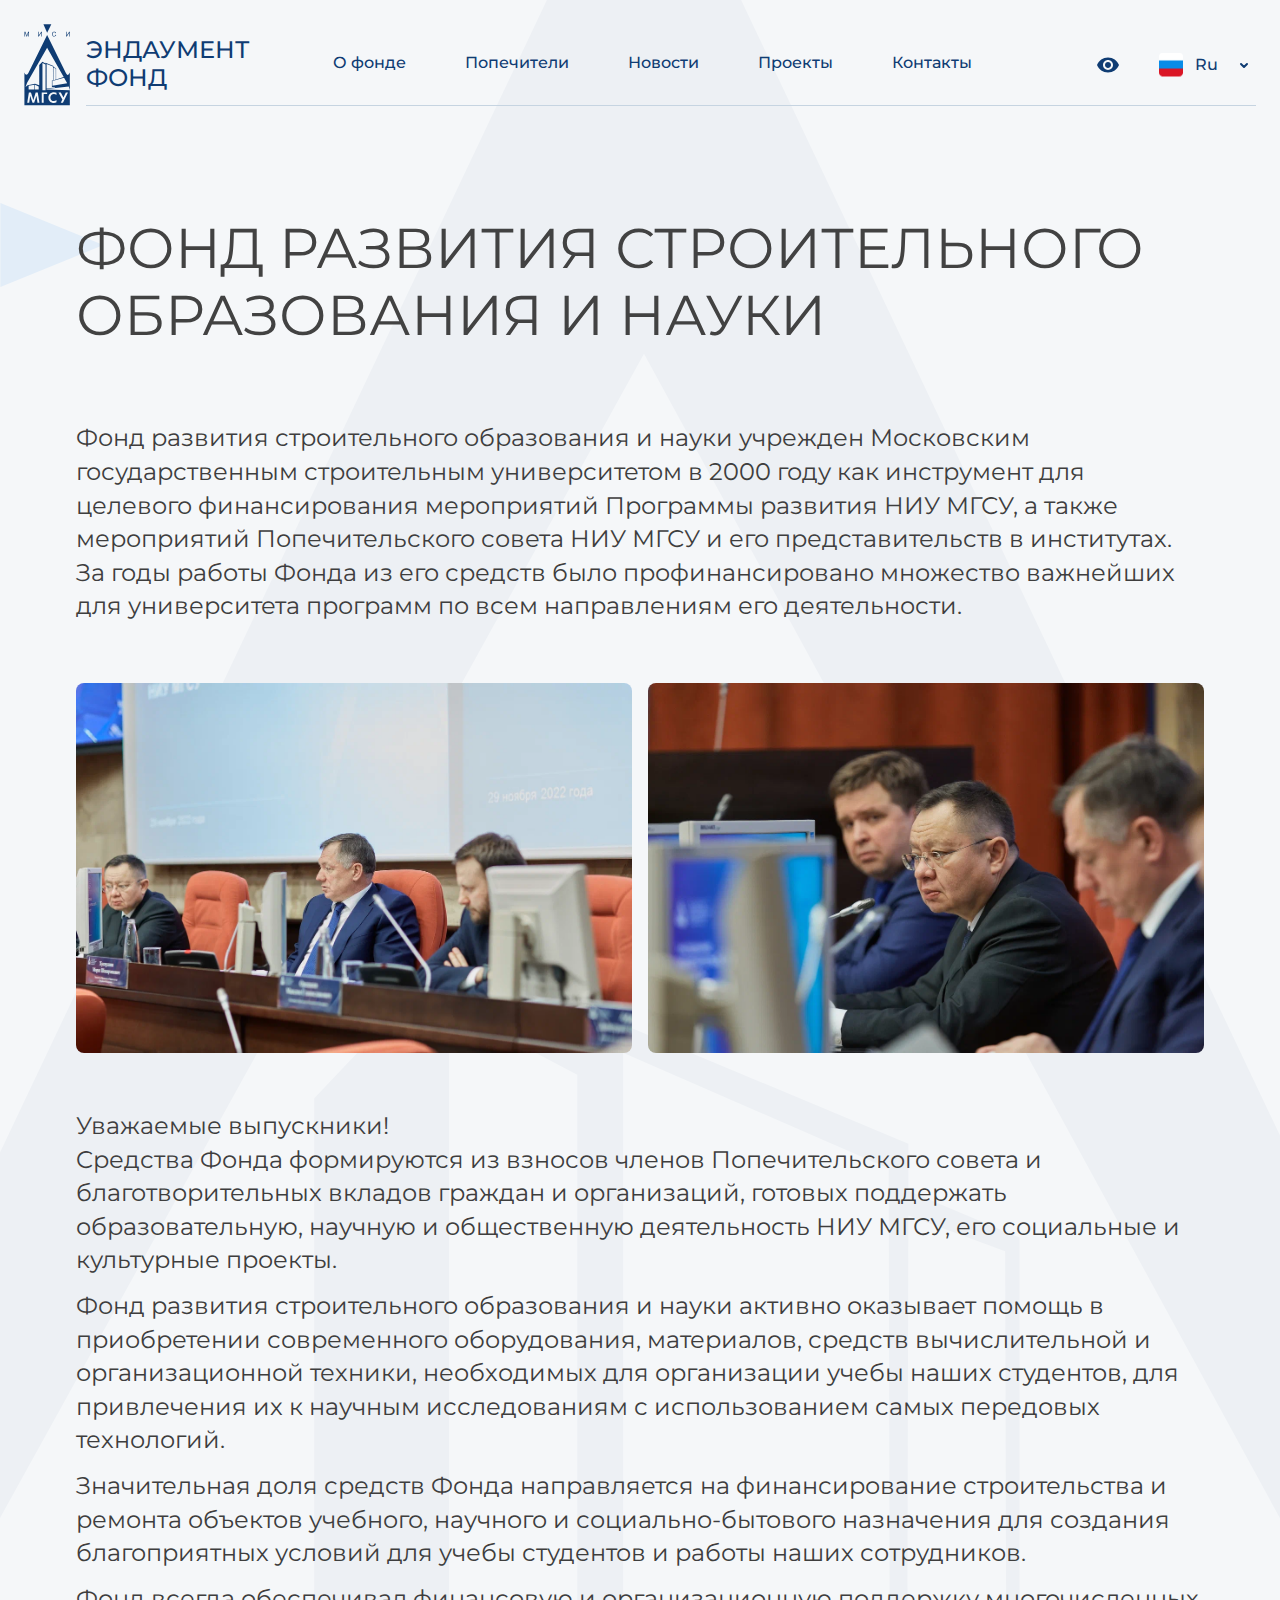
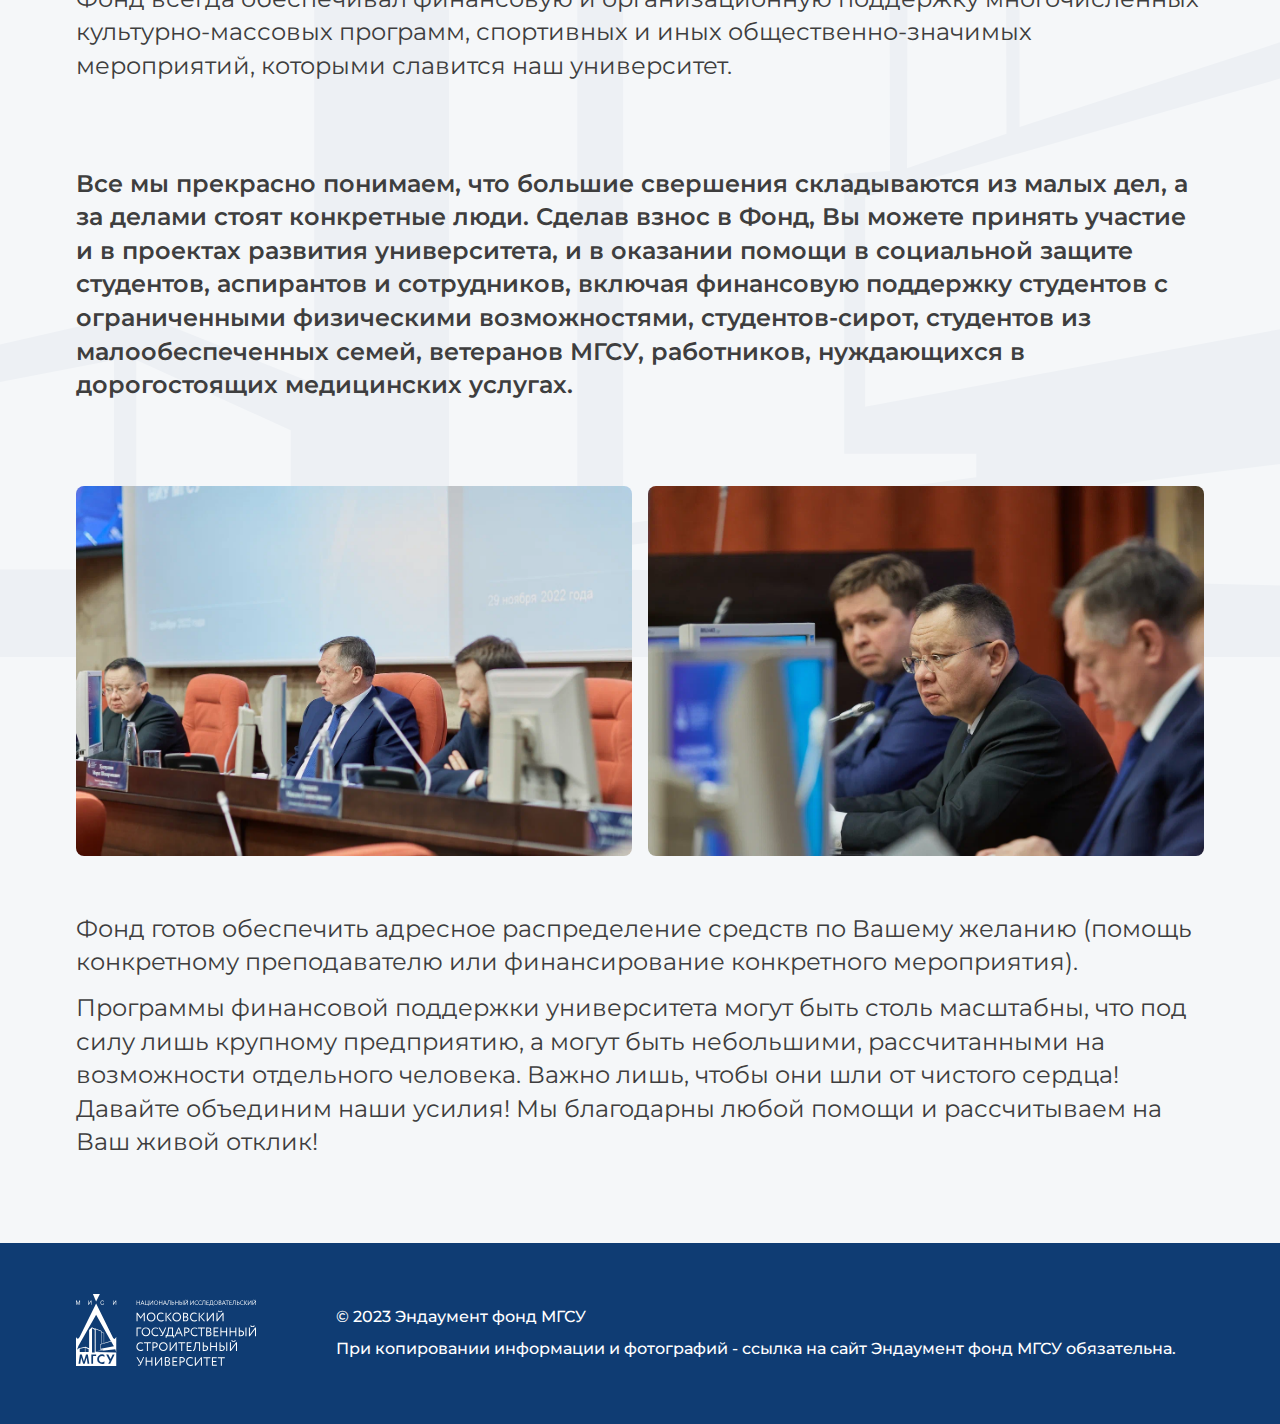
<file: fond-razv.html>
<!DOCTYPE html>
<html lang="en">
<head>
    <meta charset="UTF-8">
    <meta name="viewport" content="width=device-width, initial-scale=1">
    <link rel="stylesheet" href="style.css">
    <link rel="preconnect" href="https://fonts.googleapis.com">
    <link rel="preconnect" href="https://fonts.gstatic.com" crossorigin>
    <link href="https://fonts.googleapis.com/css2?family=Montserrat:ital,wght@0,300;0,400;0,500;0,600;0,700;0,800;0,900;1,300;1,400;1,500;1,600;1,700;1,800;1,900&display=swap" rel="stylesheet">
    <title>Фонд целевого капитала МГСУ</title>
    <link
            rel="stylesheet"
            href="https://cdn.jsdelivr.net/npm/swiper@10/swiper-bundle.min.css"
    />

    <script src="https://cdn.jsdelivr.net/npm/swiper@10/swiper-bundle.min.js"></script>
</head>
<body>
<div class="all">
    <header class="header primary">
        <div class="header-wrapper">
            <div class="header-inner">
                <div class="header-inner-logo">
                    <div class="header-inner-logo-img">
                        <img src="img/logo.svg" alt="МГСУ">
                    </div>
                </div>
                <div class="header-inner-container">
                    <div class="header-inner-container-title">
                        Эндаумент фонд
                    </div>
                    <div class="header-inner-wrapper">
                        <div class="header-inner-container-menu">
                            <nav>
                                <ul class="menu-items">
                                    <li class="menu-item">О фонде</li>
                                    <li class="menu-item">Попечители
                                        <div class="menu-item-submenu">
                                            <ul>
                                                <li><a href="">Юридические лица</a></li>
                                                <li><a href="">Физические лица</a></li>
                                                <li><a href="">Основные преимущества благотворителей</a></li>
                                                <li><a href="">Реквизиты и рабочие документы</a></li>
                                            </ul>
                                        </div>
                                    </li>
                                    <li class="menu-item">Новости</li>
                                    <li class="menu-item">Проекты</li>
                                    <li class="menu-item">Контакты</li>
                                </ul>
                            </nav>
                        </div>
                        <div class="header-inner-container-settings">
                            <div class="setting">
                                <div class="glas">
                                    <div class="glas-img">
                                        <img src="img/mdi_eye.svg" alt="МГСУ">
                                    </div>
                                </div>
                                <div class="lang">
                                    <div class="dropdown">
                                        <div class="dropbtn">
                                            Ru
                                            <div class="arrow">
                                                <img src="img/Caret_Down_SM.svg">
                                            </div>
                                        </div>
                                        <div class="dropdown-content">
                                            <a href="#">Ru</a>
                                            <a href="#">En</a>
                                        </div>
                                    </div>
                                </div>
                            </div>
                            <div class="sub-menu">
                                <a class="sub-menu-btn" onclick="openNav()"><img src="img/Hamburger_LG.svg"></a>
                            </div>
                        </div>
                    </div>
                </div>
            </div>
        </div>
    </header>
    <main class="main">
        <div class="main-wrapper">
            <div class="main-inner">
                <div class="main-container title-container dark">
                    <div class="main-container-wrapper">
                        <div class="text-container">
                            <div class="text-title">
                                Фонд развития строительного образования и науки
                            </div>
                        </div>
                    </div>
                </div>
                <div class="main-container base-container">
                    <div class="main-container-wrapper">
                        <div class="main-container-inner">
                            <div class="text">
                                <div class="text-subtext">
                                    <p>Фонд развития строительного образования и науки учрежден Московским государственным строительным университетом в 2000 году как инструмент для целевого финансирования мероприятий Программы развития НИУ МГСУ, а также мероприятий Попечительского совета НИУ МГСУ и его представительств в институтах. За годы работы Фонда из его средств было профинансировано множество важнейших для университета программ по всем направлениям его деятельности.</p>
                                </div>
                            </div>
                            <div class="img-items">
                                <div class="img-item">
                                    <img src="img/6fb31c4c7cbd2c8e7255104209624a22.png">
                                </div>
                                <div class="img-item">
                                    <img src="img/596065c6362b8d0b3408a493ad2278cc.png">
                                </div>
                            </div>
                            <div class="text">
                                <div class="text-title">
                                    Уважаемые выпускники!
                                </div>
                                <div class="text-subtext">
                                    <p>Cредства Фонда формируются из взносов членов Попечительского совета и благотворительных вкладов граждан и организаций, готовых поддержать образовательную, научную и общественную деятельность НИУ МГСУ, его социальные и культурные проекты.</p>
                                    <p>Фонд развития строительного образования и науки активно оказывает помощь в приобретении современного оборудования, материалов, средств вычислительной и организационной техники, необходимых для организации учебы наших студентов, для привлечения их к научным исследованиям с использованием самых передовых технологий.</p>
                                    <p>Значительная доля средств Фонда направляется на финансирование строительства и ремонта объектов учебного, научного и социально-бытового назначения для создания благоприятных условий для учебы студентов и работы наших сотрудников.</p>
                                    <p>Фонд всегда обеспечивал финансовую и организационную поддержку многочисленных культурно-массовых программ, спортивных и иных общественно-значимых мероприятий, которыми славится наш университет.</p>
                                </div>
                            </div>
                        </div>
                    </div>
                </div>
                <div class="main-container trusteeship-container">
                    <div class="main-container-wrapper">
                        <div class="main-container-inner">
                            <p>
                                Все мы прекрасно понимаем, что большие свершения складываются из малых дел, а за делами стоят конкретные люди. Сделав взнос в Фонд, Вы можете принять участие и в проектах развития университета, и в оказании помощи в социальной защите студентов, аспирантов и сотрудников, включая финансовую поддержку студентов с ограниченными физическими возможностями, студентов-сирот, студентов из малообеспеченных семей, ветеранов МГСУ, работников, нуждающихся в дорогостоящих медицинских услугах.
                            </p>
                        </div>
                    </div>
                </div>
                <div class="main-container base-container">
                    <div class="main-container-wrapper">
                        <div class="main-container-inner">
                            <div class="img-items">
                                <div class="img-item">
                                    <img src="img/6fb31c4c7cbd2c8e7255104209624a22.png">
                                </div>
                                <div class="img-item">
                                    <img src="img/596065c6362b8d0b3408a493ad2278cc.png">
                                </div>
                            </div>
                            <div class="text">
                                <div class="text-subtext">
                                    <p>Фонд готов обеспечить адресное распределение средств по Вашему желанию (помощь конкретному преподавателю или финансирование конкретного мероприятия).</p>
                                    <p>Программы финансовой поддержки университета могут быть столь масштабны, что под силу лишь крупному предприятию, а могут быть небольшими, рассчитанными на возможности отдельного человека. Важно лишь, чтобы они шли от чистого сердца! Давайте объединим наши усилия! Мы благодарны любой помощи и рассчитываем на Ваш живой отклик!</p>
                                </div>
                            </div>
                        </div>
                    </div>
                </div>
            </div>
        </div>
    </main>
    <footer class="footer">
        <div class="footer-wrapper">
            <div class="footer-inner">
                <div class="footer-logo">
                    <div class="footer-logo-img">
                        <img src="img/footer-logo.svg" alt="">
                    </div>
                </div>
                <div class="copyright">
                    <span>© 2023  Эндаумент фонд МГСУ</span>
                    <span>При копировании информации и фотографий - ссылка на сайт Эндаумент фонд МГСУ обязательна.</span>
                </div>
            </div>
        </div>
    </footer>
</div>
</body>
<script type="text/javascript" src="js/plugins/jquery.js"></script>
<script type="text/javascript" src="js/script.js"></script>
</html>
</file>
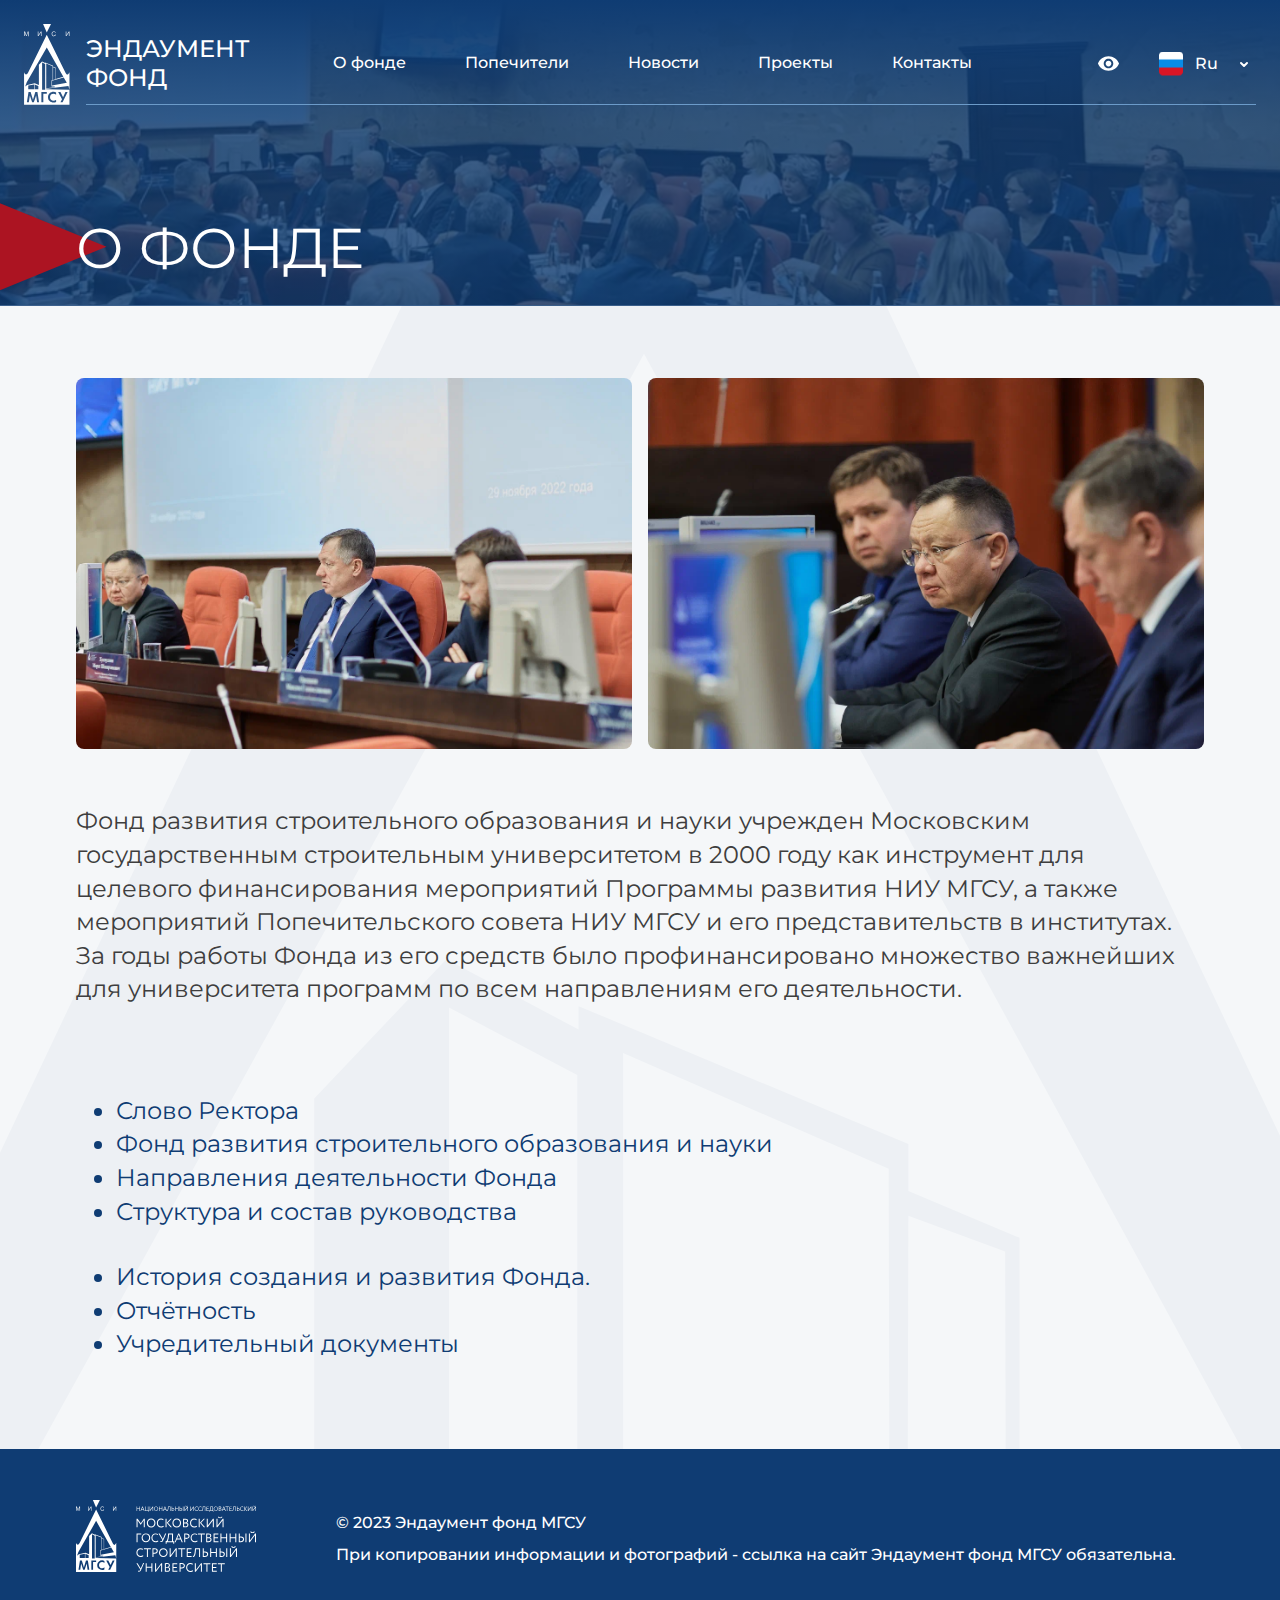
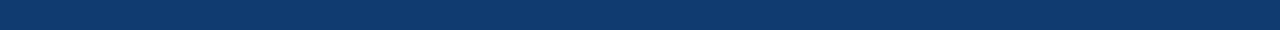
<file: o-fonde.html>
<!DOCTYPE html>
<html lang="en">
<head>
    <meta charset="UTF-8">
    <meta name="viewport" content="width=device-width, initial-scale=1">
    <link rel="stylesheet" href="style.css">
    <link rel="preconnect" href="https://fonts.googleapis.com">
    <link rel="preconnect" href="https://fonts.gstatic.com" crossorigin>
    <link href="https://fonts.googleapis.com/css2?family=Montserrat:ital,wght@0,300;0,400;0,500;0,600;0,700;0,800;0,900;1,300;1,400;1,500;1,600;1,700;1,800;1,900&display=swap" rel="stylesheet">
    <title>Фонд целевого капитала МГСУ</title>
    <link
            rel="stylesheet"
            href="https://cdn.jsdelivr.net/npm/swiper@10/swiper-bundle.min.css"
    />

    <script src="https://cdn.jsdelivr.net/npm/swiper@10/swiper-bundle.min.js"></script>
</head>
<body>
<div class="all">
    <header class="header">
        <div class="header-wrapper">
            <div class="header-inner">
                <div class="header-inner-logo">
                    <div class="header-inner-logo-img">
                        <img src="img/logo.svg" alt="МГСУ">
                    </div>
                </div>
                <div class="header-inner-container">
                    <div class="header-inner-container-title">
                        Эндаумент фонд
                    </div>
                    <div class="header-inner-wrapper">
                        <div class="header-inner-container-menu">
                            <nav>
                                <ul class="menu-items">
                                    <li class="menu-item">О фонде</li>
                                    <li class="menu-item">Попечители</li>
                                    <li class="menu-item">Новости</li>
                                    <li class="menu-item">Проекты</li>
                                    <li class="menu-item">Контакты</li>
                                </ul>
                            </nav>
                        </div>
                        <div class="header-inner-container-settings">
                            <div class="setting">
                                <div class="glas">
                                    <div class="glas-img">
                                        <img src="img/mdi_eye.svg" alt="МГСУ">
                                    </div>
                                </div>
                                <div class="lang">
                                    <div class="dropdown">
                                        <div class="dropbtn">
                                            Ru
                                            <div class="arrow">
                                                <img src="img/Caret_Down_SM.svg">
                                            </div>
                                        </div>
                                        <div class="dropdown-content">
                                            <a href="#">Ru</a>
                                            <a href="#">En</a>
                                        </div>
                                    </div>
                                </div>
                            </div>
                            <div class="sub-menu">
                                <a class="sub-menu-btn" onclick="openNav()"><img src="img/Hamburger_LG.svg"></a>
                            </div>
                        </div>
                    </div>
                </div>
            </div>
        </div>
    </header>
    <main class="main">
        <div class="main-wrapper">
            <div class="main-inner">
                <div class="main-container title-container" style="background-image: linear-gradient(180deg, #0F3C73 0%, rgba(15, 60, 115, 0.80) 40.27%), url('img/o-fonde.svg')">
                    <div class="main-container-wrapper">
                        <div class="text-container">
                            <div class="text-title">
                                О фонде
                            </div>
                        </div>
                    </div>
                </div>
                <div class="main-container base-container">
                    <div class="main-container-wrapper">
                        <div class="main-container-inner">
                            <div class="img-items">
                                <div class="img-item">
                                    <img src="img/6fb31c4c7cbd2c8e7255104209624a22.png">
                                </div>
                                <div class="img-item">
                                    <img src="img/596065c6362b8d0b3408a493ad2278cc.png">
                                </div>
                            </div>
                            <div class="text">
                                Фонд развития строительного образования и науки учрежден Московским государственным строительным университетом в 2000 году как инструмент для целевого финансирования мероприятий Программы развития НИУ МГСУ, а также мероприятий Попечительского совета НИУ МГСУ и его представительств в институтах. За годы работы Фонда из его средств было профинансировано множество важнейших для университета программ по всем направлениям его деятельности.
                            </div>
                            <div class="ul-columns">
                                <ul>
                                    <li><a href="#">Слово Ректора</a></li>
                                    <li><a href="#">Фонд развития строительного образования и науки</a></li>
                                    <li><a href="#">Направления деятельности Фонда</a></li>
                                    <li><a href="#">Структура и состав руководства</a></li>
                                </ul>
                                <ul>
                                    <li><a href="#">История создания и развития Фонда.</a></li>
                                    <li><a href="#">Отчётность</a></li>
                                    <li><a href="#">Учредительный документы</a></li>
                                </ul>
                            </div>
                        </div>
                    </div>
                </div>
            </div>
        </div>
    </main>
    <footer class="footer">
        <div class="footer-wrapper">
            <div class="footer-inner">
                <div class="footer-logo">
                    <div class="footer-logo-img">
                        <img src="img/footer-logo.svg" alt="">
                    </div>
                </div>
                <div class="copyright">
                    <span>© 2023  Эндаумент фонд МГСУ</span>
                    <span>При копировании информации и фотографий - ссылка на сайт Эндаумент фонд МГСУ обязательна.</span>
                </div>
            </div>
        </div>
    </footer>
</div>
</body>
<script type="text/javascript" src="js/plugins/jquery.js"></script>
<script type="text/javascript" src="js/script.js"></script>
</html>
</file>
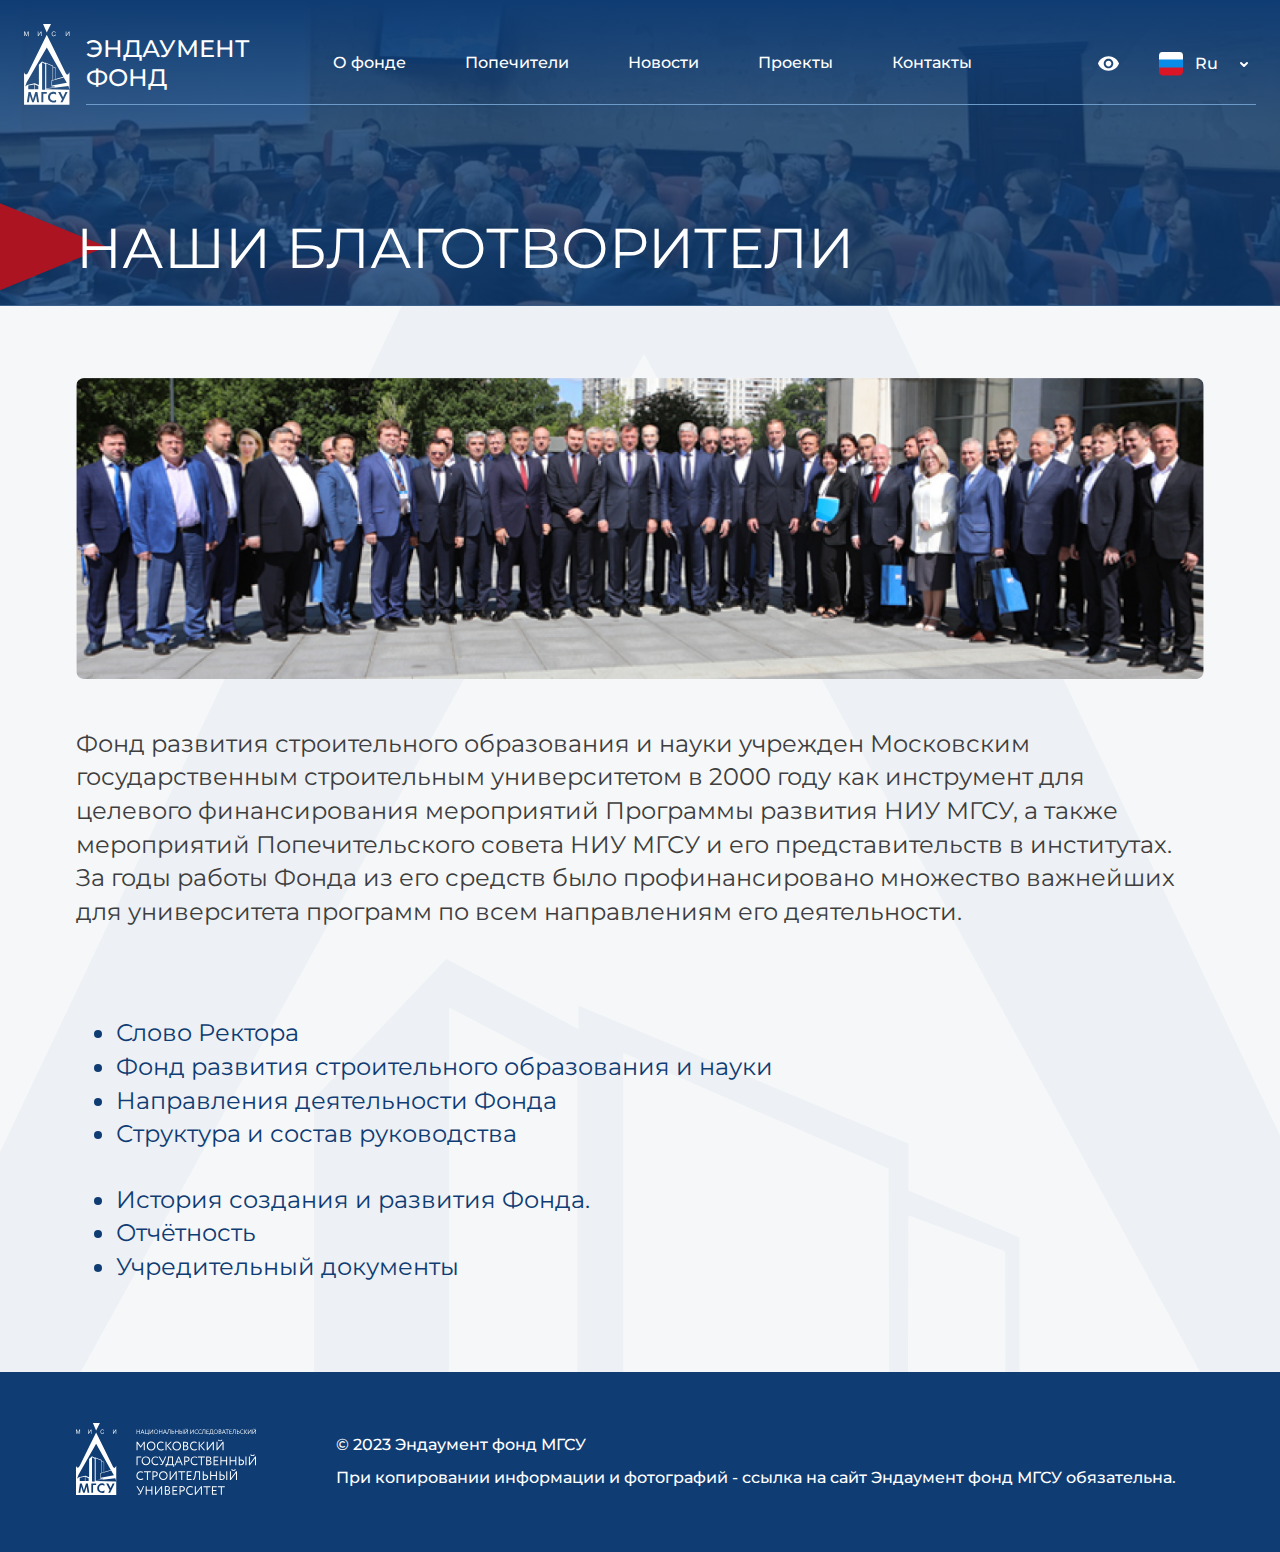
<file: our-benefactors.html>
<!DOCTYPE html>
<html lang="en">
<head>
    <meta charset="UTF-8">
    <meta name="viewport" content="width=device-width, initial-scale=1">
    <link rel="stylesheet" href="style.css">
    <link rel="preconnect" href="https://fonts.googleapis.com">
    <link rel="preconnect" href="https://fonts.gstatic.com" crossorigin>
    <link href="https://fonts.googleapis.com/css2?family=Montserrat:ital,wght@0,300;0,400;0,500;0,600;0,700;0,800;0,900;1,300;1,400;1,500;1,600;1,700;1,800;1,900&display=swap" rel="stylesheet">
    <title>Фонд целевого капитала МГСУ</title>
    <link
            rel="stylesheet"
            href="https://cdn.jsdelivr.net/npm/swiper@10/swiper-bundle.min.css"
    />

    <script src="https://cdn.jsdelivr.net/npm/swiper@10/swiper-bundle.min.js"></script>
</head>
<body>
<div class="all">
    <header class="header">
        <div class="header-wrapper">
            <div class="header-inner">
                <div class="header-inner-logo">
                    <div class="header-inner-logo-img">
                        <img src="img/logo.svg" alt="МГСУ">
                    </div>
                </div>
                <div class="header-inner-container">
                    <div class="header-inner-container-title">
                        Эндаумент фонд
                    </div>
                    <div class="header-inner-wrapper">
                        <div class="header-inner-container-menu">
                            <nav>
                                <ul class="menu-items">
                                    <li class="menu-item">О фонде</li>
                                    <li class="menu-item">Попечители
                                        <div class="menu-item-submenu">
                                            <ul>
                                                <li><a href="">Юридические лица</a></li>
                                                <li><a href="">Физические лица</a></li>
                                                <li><a href="">Основные преимущества благотворителей</a></li>
                                                <li><a href="">Реквизиты и рабочие документы</a></li>
                                            </ul>
                                        </div>
                                    </li>
                                    <li class="menu-item">Новости</li>
                                    <li class="menu-item">Проекты</li>
                                    <li class="menu-item">Контакты</li>
                                </ul>
                            </nav>
                        </div>
                        <div class="header-inner-container-settings">
                            <div class="setting">
                                <div class="glas">
                                    <div class="glas-img">
                                        <img src="img/mdi_eye.svg" alt="МГСУ">
                                    </div>
                                </div>
                                <div class="lang">
                                    <div class="dropdown">
                                        <div class="dropbtn">
                                            Ru
                                            <div class="arrow">
                                                <img src="img/Caret_Down_SM.svg">
                                            </div>
                                        </div>
                                        <div class="dropdown-content">
                                            <a href="#">Ru</a>
                                            <a href="#">En</a>
                                        </div>
                                    </div>
                                </div>
                            </div>
                            <div class="sub-menu">
                                <a class="sub-menu-btn" onclick="openNav()"><img src="img/Hamburger_LG.svg"></a>
                            </div>
                        </div>
                    </div>
                </div>
            </div>
        </div>
    </header>
    <main class="main">
        <div class="main-wrapper">
            <div class="main-inner">
                <div class="main-container title-container" style="background-image: linear-gradient(180deg, #0F3C73 0%, rgba(15, 60, 115, 0.80) 40.27%), url('img/o-fonde.svg')">
                    <div class="main-container-wrapper">
                        <div class="text-container">
                            <div class="text-title">
                                Наши благотворители
                            </div>
                        </div>
                    </div>
                </div>
                <div class="main-container base-container">
                    <div class="main-container-wrapper">
                        <div class="main-container-inner">
                            <div class="img">
                                <img src="img/our-benefactors.png">
                            </div>
                            <div class="text">
                                Фонд развития строительного образования и науки учрежден Московским государственным строительным университетом в 2000 году как инструмент для целевого финансирования мероприятий Программы развития НИУ МГСУ, а также мероприятий Попечительского совета НИУ МГСУ и его представительств в институтах. За годы работы Фонда из его средств было профинансировано множество важнейших для университета программ по всем направлениям его деятельности.
                            </div>
                            <div class="ul-columns">
                                <ul>
                                    <li><a href="#">Слово Ректора</a></li>
                                    <li><a href="#">Фонд развития строительного образования и науки</a></li>
                                    <li><a href="#">Направления деятельности Фонда</a></li>
                                    <li><a href="#">Структура и состав руководства</a></li>
                                </ul>
                                <ul>
                                    <li><a href="#">История создания и развития Фонда.</a></li>
                                    <li><a href="#">Отчётность</a></li>
                                    <li><a href="#">Учредительный документы</a></li>
                                </ul>
                            </div>
                        </div>
                    </div>
                </div>
            </div>
        </div>
    </main>
    <footer class="footer">
        <div class="footer-wrapper">
            <div class="footer-inner">
                <div class="footer-logo">
                    <div class="footer-logo-img">
                        <img src="img/footer-logo.svg" alt="">
                    </div>
                </div>
                <div class="copyright">
                    <span>© 2023  Эндаумент фонд МГСУ</span>
                    <span>При копировании информации и фотографий - ссылка на сайт Эндаумент фонд МГСУ обязательна.</span>
                </div>
            </div>
        </div>
    </footer>
</div>
</body>
<script type="text/javascript" src="js/plugins/jquery.js"></script>
<script type="text/javascript" src="js/script.js"></script>
</html>
</file>
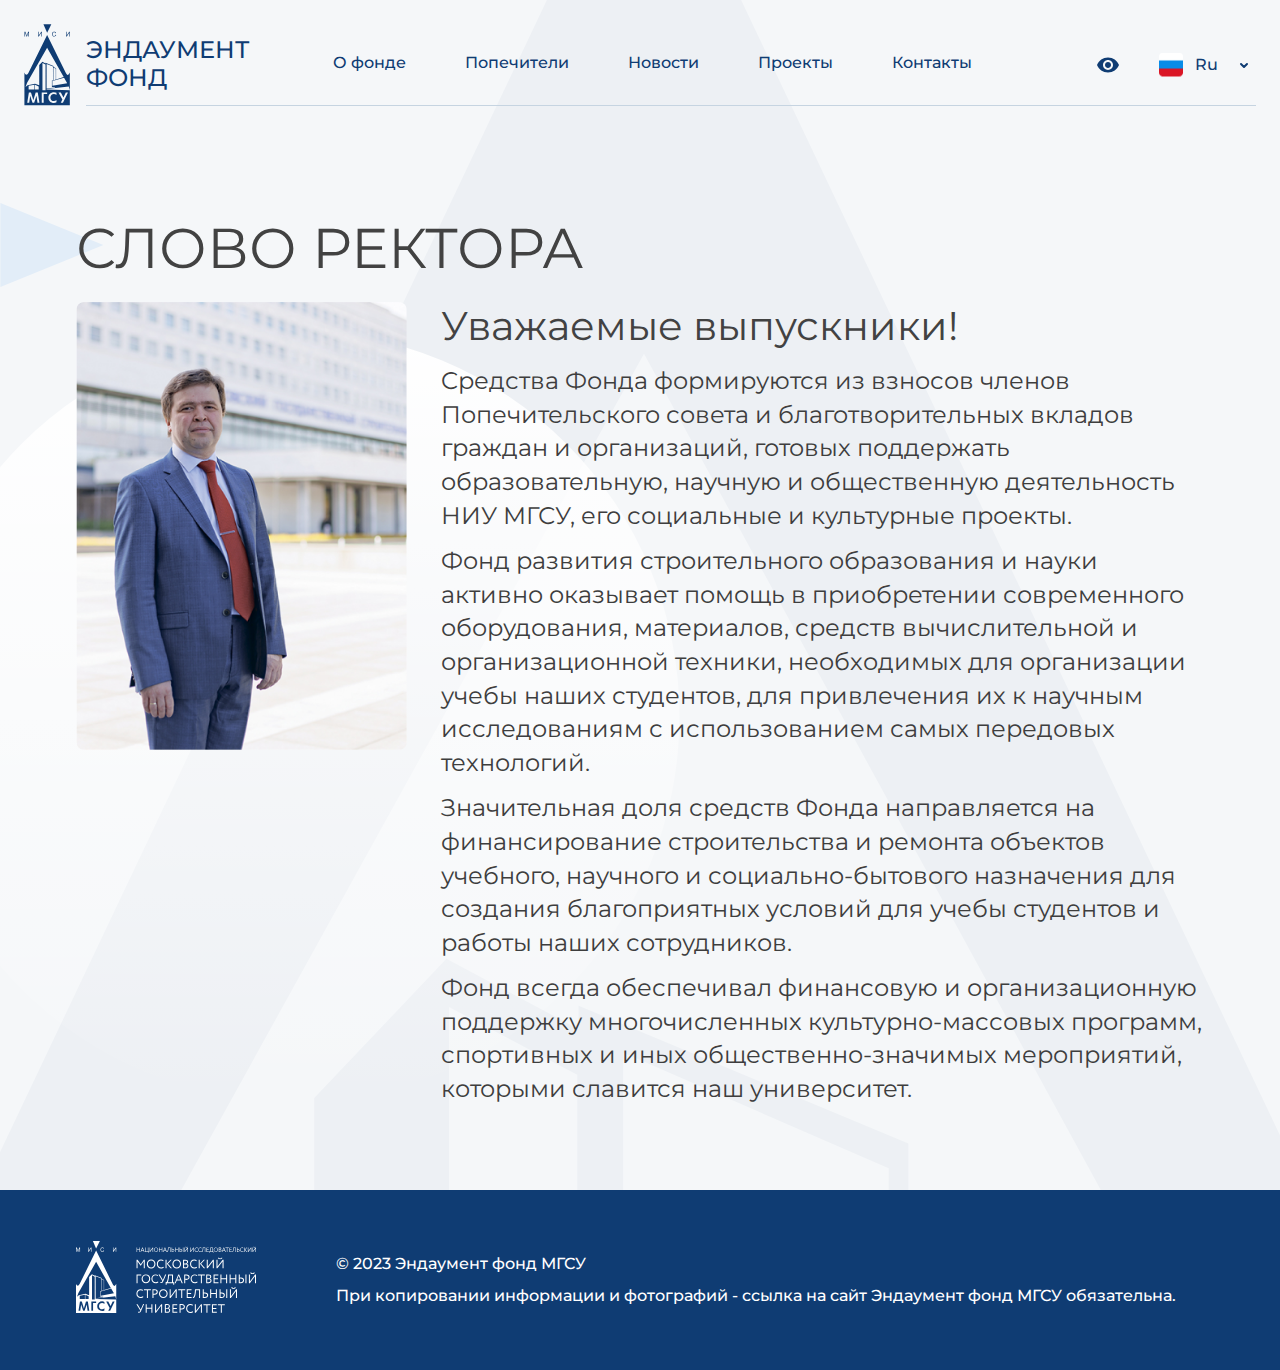
<file: slovo-rektora.html>
<!DOCTYPE html>
<html lang="en">
<head>
    <meta charset="UTF-8">
    <meta name="viewport" content="width=device-width, initial-scale=1">
    <link rel="stylesheet" href="style.css">
    <link rel="preconnect" href="https://fonts.googleapis.com">
    <link rel="preconnect" href="https://fonts.gstatic.com" crossorigin>
    <link href="https://fonts.googleapis.com/css2?family=Montserrat:ital,wght@0,300;0,400;0,500;0,600;0,700;0,800;0,900;1,300;1,400;1,500;1,600;1,700;1,800;1,900&display=swap" rel="stylesheet">
    <title>Фонд целевого капитала МГСУ</title>
    <link
            rel="stylesheet"
            href="https://cdn.jsdelivr.net/npm/swiper@10/swiper-bundle.min.css"
    />

    <script src="https://cdn.jsdelivr.net/npm/swiper@10/swiper-bundle.min.js"></script>
</head>
<body>
<div class="all">
    <header class="header primary">
        <div class="header-wrapper">
            <div class="header-inner">
                <div class="header-inner-logo">
                    <div class="header-inner-logo-img">
                        <img src="img/logo.svg" alt="МГСУ">
                    </div>
                </div>
                <div class="header-inner-container">
                    <div class="header-inner-container-title">
                        Эндаумент фонд
                    </div>
                    <div class="header-inner-wrapper">
                        <div class="header-inner-container-menu">
                            <nav>
                                <ul class="menu-items">
                                    <li class="menu-item">О фонде</li>
                                    <li class="menu-item">Попечители
                                        <div class="menu-item-submenu">
                                            <ul>
                                                <li><a href="">Юридические лица</a></li>
                                                <li><a href="">Физические лица</a></li>
                                                <li><a href="">Основные преимущества благотворителей</a></li>
                                                <li><a href="">Реквизиты и рабочие документы</a></li>
                                            </ul>
                                        </div>
                                    </li>
                                    <li class="menu-item">Новости</li>
                                    <li class="menu-item">Проекты</li>
                                    <li class="menu-item">Контакты</li>
                                </ul>
                            </nav>
                        </div>
                        <div class="header-inner-container-settings">
                            <div class="setting">
                                <div class="glas">
                                    <div class="glas-img">
                                        <img src="img/mdi_eye.svg" alt="МГСУ">
                                    </div>
                                </div>
                                <div class="lang">
                                    <div class="dropdown">
                                        <div class="dropbtn">
                                            Ru
                                            <div class="arrow">
                                                <img src="img/Caret_Down_SM.svg">
                                            </div>
                                        </div>
                                        <div class="dropdown-content">
                                            <a href="#">Ru</a>
                                            <a href="#">En</a>
                                        </div>
                                    </div>
                                </div>
                            </div>
                            <div class="sub-menu">
                                <a class="sub-menu-btn" onclick="openNav()"><img src="img/Hamburger_LG.svg"></a>
                            </div>
                        </div>
                    </div>
                </div>
            </div>
        </div>
    </header>
    <main class="main">
        <div class="main-wrapper">
            <div class="main-inner">
                <div class="main-container title-container dark">
                    <div class="main-container-wrapper">
                        <div class="text-container">
                            <div class="text-title">
                                Слово Ректора
                            </div>
                        </div>
                    </div>
                </div>
                <div class="main-container left-img-text-container">
                    <div class="main-container-wrapper">
                        <div class="main-container-inner">
                            <div class="img">
                                <img src="img/rektor.png">
                            </div>
                            <div class="text">
                                <div class="text-title">
                                    Уважаемые выпускники!
                                </div>
                                <div class="text-subtext">
                                    <p>Cредства Фонда формируются из взносов членов Попечительского совета и благотворительных вкладов граждан и организаций, готовых поддержать образовательную, научную и общественную деятельность НИУ МГСУ, его социальные и культурные проекты.</p>
                                    <p>Фонд развития строительного образования и науки активно оказывает помощь в приобретении современного оборудования, материалов, средств вычислительной и организационной техники, необходимых для организации учебы наших студентов, для привлечения их к научным исследованиям с использованием самых передовых технологий.</p>
                                    <p>Значительная доля средств Фонда направляется на финансирование строительства и ремонта объектов учебного, научного и социально-бытового назначения для создания благоприятных условий для учебы студентов и работы наших сотрудников.</p>
                                    <p>Фонд всегда обеспечивал финансовую и организационную поддержку многочисленных культурно-массовых программ, спортивных и иных общественно-значимых мероприятий, которыми славится наш университет.</p>
                                </div>
                            </div>
                        </div>
                    </div>
                </div>
            </div>
        </div>

    </main>
    <footer class="footer">
        <div class="footer-wrapper">
            <div class="footer-inner">
                <div class="footer-logo">
                    <div class="footer-logo-img">
                        <img src="img/footer-logo.svg" alt="">
                    </div>
                </div>
                <div class="copyright">
                    <span>© 2023  Эндаумент фонд МГСУ</span>
                    <span>При копировании информации и фотографий - ссылка на сайт Эндаумент фонд МГСУ обязательна.</span>
                </div>
            </div>
        </div>
    </footer>
</div>
</body>
<script type="text/javascript" src="js/plugins/jquery.js"></script>
<script type="text/javascript" src="js/script.js"></script>
</html>
</file>
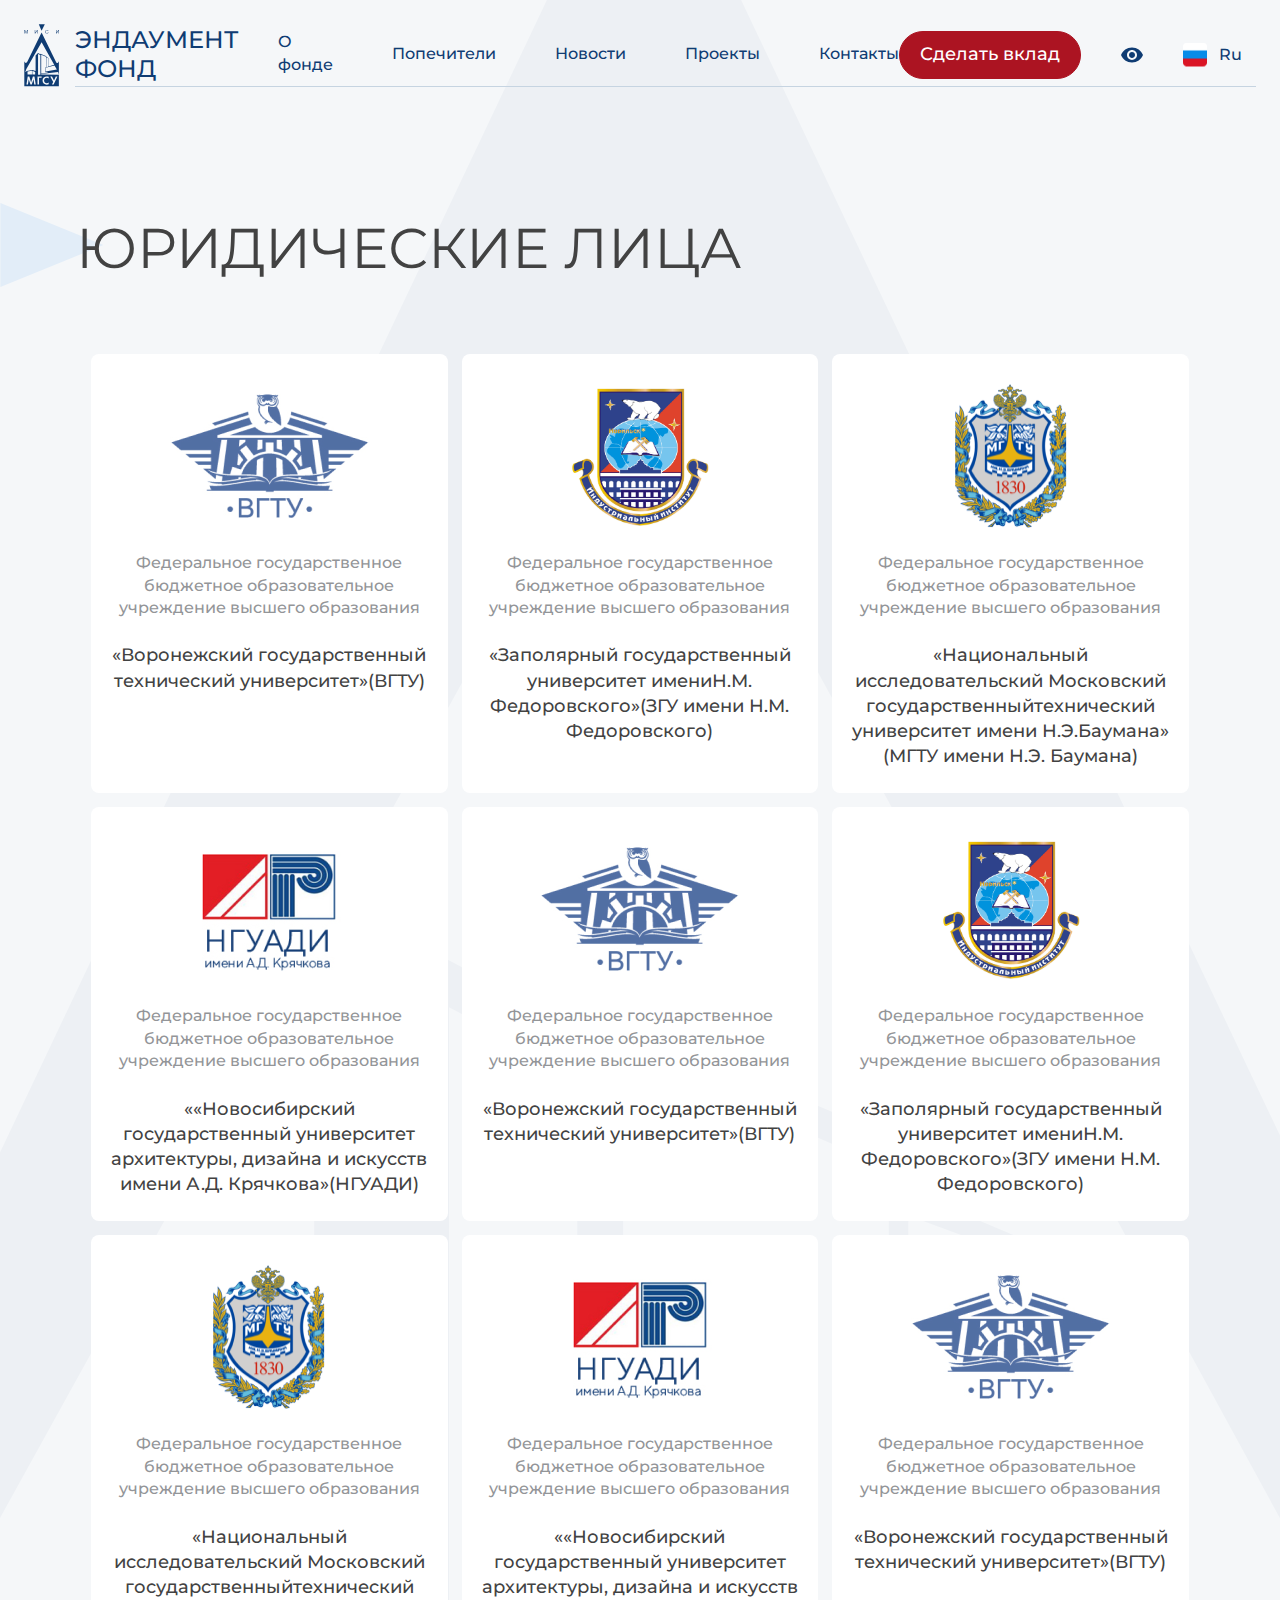
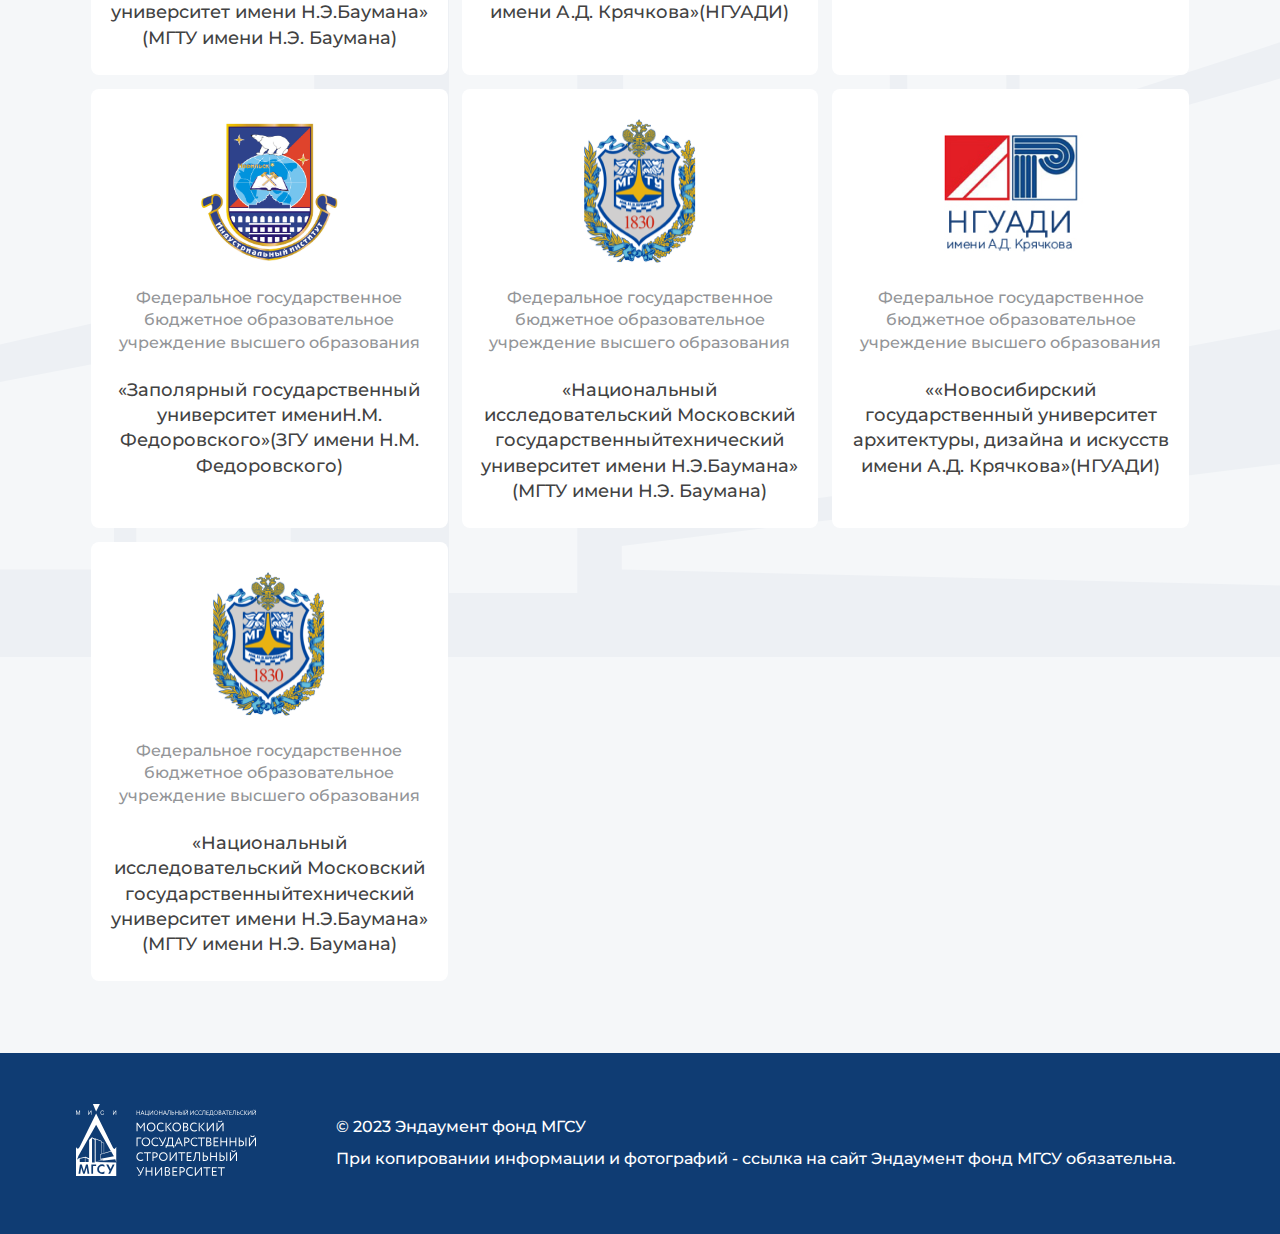
<file: ur-face.html>
<!DOCTYPE html>
<html lang="en">
<head>
    <meta charset="UTF-8">
    <meta name="viewport" content="width=device-width, initial-scale=1">
    <link rel="stylesheet" href="style.css">
    <link rel="preconnect" href="https://fonts.googleapis.com">
    <link rel="preconnect" href="https://fonts.gstatic.com" crossorigin>
    <link href="https://fonts.googleapis.com/css2?family=Montserrat:ital,wght@0,300;0,400;0,500;0,600;0,700;0,800;0,900;1,300;1,400;1,500;1,600;1,700;1,800;1,900&display=swap" rel="stylesheet">
    <title>Фонд целевого капитала МГСУ</title>
    <link
            rel="stylesheet"
            href="https://cdn.jsdelivr.net/npm/swiper@10/swiper-bundle.min.css"
    />

    <script src="https://cdn.jsdelivr.net/npm/swiper@10/swiper-bundle.min.js"></script>
</head>
<body>
<div class="all">
    <header class="header primary">
        <div class="header-wrapper">
            <div class="header-inner">
                <div class="header-inner-logo">
                    <div class="header-inner-logo-img">
                        <img src="img/logo.svg" alt="МГСУ">
                    </div>
                </div>
                <div class="header-inner-container">
                    <div class="header-inner-container-title">
                        Эндаумент фонд
                    </div>
                    <div class="header-inner-wrapper">
                        <div class="header-inner-container-menu">
                            <nav>
                                <ul class="menu-items">
                                    <li class="menu-item">О фонде</li>
                                    <li class="menu-item">Попечители
                                        <div class="menu-item-submenu">
                                            <ul>
                                                <li><a href="">Юридические лица</a></li>
                                                <li><a href="">Физические лица</a></li>
                                                <li><a href="">Основные преимущества благотворителей</a></li>
                                                <li><a href="">Реквизиты и рабочие документы</a></li>
                                            </ul>
                                        </div>
                                    </li>
                                    <li class="menu-item">Новости</li>
                                    <li class="menu-item">Проекты</li>
                                    <li class="menu-item">Контакты</li>
                                </ul>
                            </nav>
                        </div>
                        <div class="header-inner-container-settings">
                            <div class="setting">
                                <div class="btns">
                                    <a href="#" class="btn negative">Сделать вклад</a>
                                </div>
                                <div class="glas">
                                    <div class="glas-img">
                                        <img src="img/mdi_eye.svg" alt="МГСУ">
                                    </div>
                                </div>
                                <div class="lang">
                                    <div class="dropdown">
                                        <div class="dropbtn">
                                            Ru
                                            <div class="arrow">
                                                <img src="img/Caret_Down_SM.svg">
                                            </div>
                                        </div>
                                        <div class="dropdown-content">
                                            <a href="#">Ru</a>
                                            <a href="#">En</a>
                                        </div>
                                    </div>
                                </div>
                            </div>
                            <div class="sub-menu">
                                <a class="sub-menu-btn" onclick="openNav()"><img src="img/Hamburger_LG.svg"></a>
                            </div>
                        </div>
                    </div>
                </div>
            </div>
        </div>
    </header>
    <main class="main">
        <div class="main-wrapper">
            <div class="main-inner">

                <div class="main-container title-container dark">
                    <div class="main-container-wrapper">
                        <div class="text-container">
                            <div class="text-title">
                                Юридические лица
                            </div>
                        </div>
                    </div>
                </div>

                <div class="main-container blocks">
                    <div class="main-container-wrapper">
                        <div class="main-container-inner">
                            <div class="block-items">
                                <div class="block-item">
                                    <div class="img">
                                        <img src="img/ur1.png" alt="">
                                    </div>
                                    <div class="title">
                                        Федеральное государственное бюджетное образовательное учреждение высшего образования
                                    </div>
                                    <div class="text">
                                        «Воронежский государственный технический университет»(ВГТУ)
                                    </div>
                                </div>
                                <div class="block-item">
                                    <div class="img">
                                        <img src="img/ur2.png" alt="">
                                    </div>
                                    <div class="title">
                                        Федеральное государственное бюджетное образовательное учреждение высшего образования
                                    </div>
                                    <div class="text">
                                        «Заполярный государственный университет имениН.М. Федоровского»(ЗГУ имени Н.М. Федоровского)
                                    </div>
                                </div>
                                <div class="block-item">
                                    <div class="img">
                                        <img src="img/ur3.png" alt="">
                                    </div>
                                    <div class="title">
                                        Федеральное государственное бюджетное образовательное учреждение высшего образования
                                    </div>
                                    <div class="text">
                                        «Национальный исследовательский Московский государственныйтехнический университет имени Н.Э.Баумана»
                                        (МГТУ имени Н.Э. Баумана)
                                    </div>
                                </div>
                                <div class="block-item">
                                    <div class="img">
                                        <img src="img/ur4.png" alt="">
                                    </div>
                                    <div class="title">
                                        Федеральное государственное бюджетное образовательное учреждение высшего образования
                                    </div>
                                    <div class="text">
                                        ««Новосибирский государственный университет архитектуры, дизайна и искусств имени А.Д. Крячкова»(НГУАДИ)
                                    </div>
                                </div>
                                <div class="block-item">
                                    <div class="img">
                                        <img src="img/ur1.png" alt="">
                                    </div>
                                    <div class="title">
                                        Федеральное государственное бюджетное образовательное учреждение высшего образования
                                    </div>
                                    <div class="text">
                                        «Воронежский государственный технический университет»(ВГТУ)
                                    </div>
                                </div>
                                <div class="block-item">
                                    <div class="img">
                                        <img src="img/ur2.png" alt="">
                                    </div>
                                    <div class="title">
                                        Федеральное государственное бюджетное образовательное учреждение высшего образования
                                    </div>
                                    <div class="text">
                                        «Заполярный государственный университет имениН.М. Федоровского»(ЗГУ имени Н.М. Федоровского)
                                    </div>
                                </div>
                                <div class="block-item">
                                    <div class="img">
                                        <img src="img/ur3.png" alt="">
                                    </div>
                                    <div class="title">
                                        Федеральное государственное бюджетное образовательное учреждение высшего образования
                                    </div>
                                    <div class="text">
                                        «Национальный исследовательский Московский государственныйтехнический университет имени Н.Э.Баумана»
                                        (МГТУ имени Н.Э. Баумана)
                                    </div>
                                </div>
                                <div class="block-item">
                                    <div class="img">
                                        <img src="img/ur4.png" alt="">
                                    </div>
                                    <div class="title">
                                        Федеральное государственное бюджетное образовательное учреждение высшего образования
                                    </div>
                                    <div class="text">
                                        ««Новосибирский государственный университет архитектуры, дизайна и искусств имени А.Д. Крячкова»(НГУАДИ)
                                    </div>
                                </div>
                                <div class="block-item">
                                    <div class="img">
                                        <img src="img/ur1.png" alt="">
                                    </div>
                                    <div class="title">
                                        Федеральное государственное бюджетное образовательное учреждение высшего образования
                                    </div>
                                    <div class="text">
                                        «Воронежский государственный технический университет»(ВГТУ)
                                    </div>
                                </div>
                                <div class="block-item">
                                    <div class="img">
                                        <img src="img/ur2.png" alt="">
                                    </div>
                                    <div class="title">
                                        Федеральное государственное бюджетное образовательное учреждение высшего образования
                                    </div>
                                    <div class="text">
                                        «Заполярный государственный университет имениН.М. Федоровского»(ЗГУ имени Н.М. Федоровского)
                                    </div>
                                </div>
                                <div class="block-item">
                                    <div class="img">
                                        <img src="img/ur3.png" alt="">
                                    </div>
                                    <div class="title">
                                        Федеральное государственное бюджетное образовательное учреждение высшего образования
                                    </div>
                                    <div class="text">
                                        «Национальный исследовательский Московский государственныйтехнический университет имени Н.Э.Баумана»
                                        (МГТУ имени Н.Э. Баумана)
                                    </div>
                                </div>
                                <div class="block-item">
                                    <div class="img">
                                        <img src="img/ur4.png" alt="">
                                    </div>
                                    <div class="title">
                                        Федеральное государственное бюджетное образовательное учреждение высшего образования
                                    </div>
                                    <div class="text">
                                        ««Новосибирский государственный университет архитектуры, дизайна и искусств имени А.Д. Крячкова»(НГУАДИ)
                                    </div>
                                </div>
                                <div class="block-item">
                                    <div class="img">
                                        <img src="img/ur3.png" alt="">
                                    </div>
                                    <div class="title">
                                        Федеральное государственное бюджетное образовательное учреждение высшего образования
                                    </div>
                                    <div class="text">
                                        «Национальный исследовательский Московский государственныйтехнический университет имени Н.Э.Баумана»
                                        (МГТУ имени Н.Э. Баумана)
                                    </div>
                                </div>
                            </div>
                        </div>
                    </div>
                </div>

            </div>
        </div>
    </main>
    <footer class="footer">
        <div class="footer-wrapper">
            <div class="footer-inner">
                <div class="footer-logo">
                    <div class="footer-logo-img">
                        <img src="img/footer-logo.svg" alt="">
                    </div>
                </div>
                <div class="copyright">
                    <span>© 2023  Эндаумент фонд МГСУ</span>
                    <span>При копировании информации и фотографий - ссылка на сайт Эндаумент фонд МГСУ обязательна.</span>
                </div>
            </div>
        </div>
    </footer>
</div>
</body>
<script type="text/javascript" src="js/plugins/jquery.js"></script>
<script type="text/javascript" src="js/script.js"></script>
</html>
</file>
<file: style.css>
@charset "UTF-8";
/*variables*/
.header {
  display: flex;
  justify-content: center;
  flex-direction: row;
  width: 100%;
  margin-top: 24px;
  padding: 0 40px;
  position: absolute;
  z-index: 1000000; }
  .header.header_fixed {
    position: fixed;
    left: 0;
    top: 0;
    display: flex;
    justify-content: center;
    flex-direction: row;
    width: 100%;
    margin-top: unset;
    background-color: #ffffff;
    box-shadow: 0px 4px 8px 0px rgba(0, 0, 0, 0.05);
    border-bottom: 1px solid #C6D4E1; }
    .header.header_fixed .header-inner {
      height: 72px; }
      .header.header_fixed .header-inner-logo {
        display: flex;
        flex-direction: column;
        justify-content: center; }
        .header.header_fixed .header-inner-logo-img img {
          content: url("/img/scroll_logo.svg") !important; }
      .header.header_fixed .header-inner-container {
        border-bottom: unset !important; }
        .header.header_fixed .header-inner-container-title {
          color: #0F3C73;
          font-size: 16px;
          font-style: normal;
          font-weight: 500;
          line-height: 120%;
          /* 19.2px */
          text-transform: uppercase;
          display: flex;
          flex-direction: row; }
        .header.header_fixed .header-inner-container-menu {
          height: 100%;
          display: flex; }
          .header.header_fixed .header-inner-container-menu .menu-item {
            color: #0F3C73;
            font-size: 16px;
            font-style: normal;
            font-weight: 500;
            line-height: 140%; }
            .header.header_fixed .header-inner-container-menu .menu-item:hover {
              transition: all 0.2s;
              border-bottom: 2px solid #AC1422; }
        .header.header_fixed .header-inner-container-settings .glas-img {
          content: url("/img/mdi_eye_primary.svg"); }
          .header.header_fixed .header-inner-container-settings .glas-img:hover {
            transition: all 1s;
            content: url("/img/mdi_eye_primary_hover.svg") !important; }
        .header.header_fixed .header-inner-container-settings .lang .dropdown .dropbtn {
          color: #0F3C73;
          text-align: center;
          font-size: 16px;
          font-style: normal;
          font-weight: 500;
          line-height: 140%; }
          .header.header_fixed .header-inner-container-settings .lang .dropdown .dropbtn .arrow img {
            content: url("/img/Caret_Down_SM_Primary.svg"); }
  .header.primary .header-inner-logo {
    display: flex;
    flex-direction: column;
    justify-content: center; }
    .header.primary .header-inner-logo-img img {
      content: url("/img/logo-primary.svg"); }
  .header.primary .header-inner-container {
    border-bottom: 1px solid #C6D4E1;
    gap: 112px; }
    .header.primary .header-inner-container-title {
      color: #0F3C73; }
    .header.primary .header-inner-container-menu .menu-item {
      color: #0F3C73; }
      .header.primary .header-inner-container-menu .menu-item:hover {
        transition: all 0.2s;
        border-bottom: 2px solid #AC1422; }
    .header.primary .header-inner-container-settings .btns {
      display: block; }
      .header.primary .header-inner-container-settings .btns .btn {
        height: 48px; }
    .header.primary .header-inner-container-settings .glas-img {
      content: url("/img/mdi_eye_primary.svg"); }
      .header.primary .header-inner-container-settings .glas-img:hover {
        transition: all 1s;
        content: url("/img/mdi_eye_primary_hover.svg") !important; }
    .header.primary .header-inner-container-settings .lang .dropdown .dropbtn {
      color: #0F3C73;
      text-align: center;
      font-size: 16px;
      font-style: normal;
      font-weight: 500;
      line-height: 140%; }
      .header.primary .header-inner-container-settings .lang .dropdown .dropbtn .arrow img {
        content: url("/img/Caret_Down_SM_Primary.svg"); }
    .header.primary .header-inner-container-settings .sub-menu-btn img {
      transition: all 0.2s;
      content: url("/img/Hamburger_LG_Primary.svg"); }
      .header.primary .header-inner-container-settings .sub-menu-btn img:hover {
        transition: all 0.2s;
        content: url("/img/Hamburger_LG_Hover.svg"); }
  .header-wrapper {
    display: grid;
    grid-template-columns: repeat(24, minmax(28px, 48px));
    grid-auto-flow: dense;
    justify-content: center;
    gap: 16px; }
  .header-inner {
    grid-column: span 24;
    display: flex;
    flex-direction: row;
    gap: 16px; }
    .header-inner-logo-img {
      display: flex; }
    .header-inner-container {
      display: flex;
      flex-direction: row;
      border-bottom: 1px solid #6C9BC9;
      align-items: center;
      width: 100%;
      gap: 121px; }
      .header-inner-container .header-inner-wrapper {
        display: flex;
        flex-direction: row;
        justify-content: space-between;
        align-items: center;
        width: 100%;
        height: 100%; }
      .header-inner-container-title {
        color: #FFF;
        font-size: 24px;
        font-style: normal;
        font-weight: 500;
        line-height: 120%;
        /* 28.8px */
        text-transform: uppercase;
        max-width: 207px;
        width: 100%;
        display: flex;
        flex-direction: column; }
      .header-inner-container-menu {
        height: 100%;
        display: flex; }
        .header-inner-container-menu .menu-items {
          height: 100%;
          display: flex;
          align-items: center;
          flex-direction: row;
          list-style-type: none;
          gap: 59px;
          padding: unset;
          margin: unset; }
        .header-inner-container-menu .menu-item {
          color: #FFF;
          height: 100%;
          font-size: 16px;
          font-style: normal;
          font-weight: 500;
          line-height: 140%;
          display: flex;
          flex-direction: row;
          align-items: center;
          border-bottom: 2px solid transparent;
          transition: all 0.2s; }
          .header-inner-container-menu .menu-item:hover {
            cursor: pointer;
            transition: all 0.2s;
            border-bottom: 2px solid #ffffff; }
            .header-inner-container-menu .menu-item:hover .menu-item-submenu {
              display: block;
              transition: all 0.3s ease-out;
              z-index: 10000000; }
          .header-inner-container-menu .menu-item-submenu {
            display: none;
            padding: 36px 0;
            position: absolute;
            top: calc(100% - 1px);
            left: 0;
            width: 100%;
            border-top: 1px solid #6C9BC9;
            background-color: #0F3C73;
            transition: all 0.3s ease-out;
            z-index: 10000000; }
            .header-inner-container-menu .menu-item-submenu ul {
              z-index: 10000000;
              padding: unset; }
              .header-inner-container-menu .menu-item-submenu ul li {
                list-style-type: none; }
                .header-inner-container-menu .menu-item-submenu ul li a {
                  color: #FFF;
                  font-size: 16px;
                  font-style: normal;
                  font-weight: 500;
                  line-height: 220%; }
                  .header-inner-container-menu .menu-item-submenu ul li a:hover {
                    text-decoration-line: underline; }
      .header-inner-container-settings {
        display: flex;
        flex-direction: row;
        align-items: center;
        gap: 77px; }
        .header-inner-container-settings .setting {
          display: flex;
          flex-direction: row;
          align-items: center;
          gap: 39px; }
          .header-inner-container-settings .setting .btns {
            display: none; }
          .header-inner-container-settings .setting .glas-img {
            display: flex;
            flex-direction: row;
            align-items: center;
            transition: all 1s; }
            .header-inner-container-settings .setting .glas-img img {
              height: 24px; }
            .header-inner-container-settings .setting .glas-img:hover {
              cursor: pointer; }
              .header-inner-container-settings .setting .glas-img:hover img {
                transition: all 1s;
                content: url("/img/mdi_eye_hover.svg"); }
          .header-inner-container-settings .setting .lang .dropdown {
            position: relative;
            display: inline-block; }
            .header-inner-container-settings .setting .lang .dropdown:hover .dropdown-content {
              display: block; }
            .header-inner-container-settings .setting .lang .dropdown .dropbtn {
              color: #FFF;
              cursor: pointer;
              background: url("/img/rus.png") no-repeat left center;
              padding-left: 36px;
              display: flex;
              flex-direction: row;
              gap: 14px;
              font-style: normal;
              font-weight: 500;
              line-height: 140%;
              align-items: center;
              height: 24px; }
              .header-inner-container-settings .setting .lang .dropdown .dropbtn .arrow {
                display: flex;
                flex-direction: row;
                align-items: center; }
            .header-inner-container-settings .setting .lang .dropdown-content {
              display: none;
              position: absolute;
              background-color: #f9f9f9;
              width: 140px;
              border-radius: 10px;
              padding: 10px; }
              .header-inner-container-settings .setting .lang .dropdown-content a {
                color: black;
                padding: 2px 0 2px 30px;
                text-decoration: none;
                display: block; }
                .header-inner-container-settings .setting .lang .dropdown-content a:hover {
                  background-color: #BCBDC0 !important; }
                .header-inner-container-settings .setting .lang .dropdown-content a:first-child {
                  background: url("http://icons.iconarchive.com/icons/custom-icon-design/flag-3/16/Russia-Flag-icon.png") no-repeat left center; }
                .header-inner-container-settings .setting .lang .dropdown-content a:last-child {
                  background: url("https://icons.iconarchive.com/icons/fatcow/farm-fresh/16/flag-usa-icon.png") no-repeat left center; }
        .header-inner-container-settings .sub-menu {
          display: none; }

@media (max-width: 1440px) {
  .header {
    padding: 0 24px; }
    .header-inner-container {
      gap: 40px !important; } }

@media (max-width: 1280px) {
  .header {
    padding: 0 24px; }
    .header-wrapper {
      grid-template-columns: repeat(24, minmax(28px, 36px)); }
    .header-inner-container {
      gap: 41px; } }

@media (max-width: 1024px) {
  .header.header_fixed .header-inner-container-menu {
    display: none; }
  .header.header_fixed .header-inner-container-settings .sub-menu-btn img {
    transition: all 0.2s;
    content: url("/img/Hamburger_LG_Primary.svg"); }
    .header.header_fixed .header-inner-container-settings .sub-menu-btn img:hover {
      transition: all 0.2s;
      content: url("/img/Hamburger_LG_Hover.svg"); }
  .header-wrapper {
    grid-template-columns: repeat(12, minmax(34px, 64px)); }
  .header-inner {
    grid-column: span 12; }
    .header-inner-container {
      border-bottom: none; }
      .header-inner-container .header-inner-wrapper {
        justify-content: flex-end; }
      .header-inner-container-menu {
        display: none; }
      .header-inner-container-settings .sub-menu {
        display: block; }
        .header-inner-container-settings .sub-menu-btn {
          cursor: pointer;
          display: flex;
          flex-direction: column;
          justify-content: center; }
          .header-inner-container-settings .sub-menu-btn img {
            transition: all 0.2s; }
            .header-inner-container-settings .sub-menu-btn img:hover {
              transition: all 0.2s;
              content: url("/img/Hamburger_LG_Hover.svg"); } }

@media (max-width: 900px) {
  .header-inner-container {
    gap: unset !important; } }

@media (max-width: 450px) {
  .header {
    padding: 0 40px; }
    .header-wrapper {
      grid-template-columns: repeat(4, minmax(50px, 92px)); }
    .header-inner {
      grid-column: span 4; }
      .header-inner-container {
        gap: unset !important; }
        .header-inner-container-settings .setting {
          display: none; } }

.main {
  width: 100%;
  position: relative; }
  .main-container {
    padding: 0 40px;
    width: 100%;
    position: relative;
    display: grid;
    grid-template-columns: repeat(24, minmax(28px, 48px));
    grid-auto-flow: dense;
    justify-content: center;
    gap: 16px;
    background-repeat: no-repeat;
    background-position: center;
    background-size: cover;
    z-index: 10000; }
    .main-container:last-child {
      margin-bottom: 72px; }
    .main-container-wrapper {
      width: 100%;
      z-index: 10000;
      grid-column: span 24; }
    .main-container .btns {
      display: flex;
      flex-direction: row;
      align-items: center;
      justify-content: center;
      padding-top: 48px; }
      .main-container .btns .btn {
        height: 100%;
        max-height: 48px;
        padding: 16px 36px;
        color: #0F3C73;
        text-align: center;
        font-size: 16px;
        font-style: normal;
        font-weight: 500;
        line-height: 140%; }
    .main-container-title {
      color: #424242;
      font-size: 56px;
      font-style: normal;
      font-weight: 400;
      line-height: 120%;
      /* 67.2px */
      text-transform: uppercase;
      padding-bottom: 48px;
      padding-left: 70px;
      position: relative;
      z-index: 1000000; }
      .main-container-title:before {
        position: absolute;
        top: -4px;
        left: 0;
        content: url("/img/triangle-base-title.svg"); }
    .main-container.index-container {
      padding-top: 264px;
      padding-bottom: 156px; }
      .main-container.index-container .main-container-wrapper {
        display: flex;
        flex-direction: row;
        justify-content: space-between;
        gap: 10px;
        align-items: center; }
        .main-container.index-container .main-container-wrapper .text-container {
          max-width: 690px;
          display: flex;
          flex-direction: column;
          justify-content: start;
          gap: 48px; }
        .main-container.index-container .main-container-wrapper .text-title {
          color: #FFF;
          font-size: 56px;
          font-style: normal;
          font-weight: 400;
          line-height: 120%;
          /* 67.2px */
          text-transform: uppercase; }
        .main-container.index-container .main-container-wrapper .text-sub {
          color: #FFF;
          font-size: 18px;
          font-style: normal;
          font-weight: 500;
          line-height: 140%; }
        .main-container.index-container .main-container-wrapper .text-btn .btn {
          width: 100%;
          max-width: 217px;
          height: 48px; }
        .main-container.index-container .main-container-wrapper .pie {
          width: 100%;
          max-width: 268px;
          color: #FFF;
          font-size: 24px;
          font-style: normal;
          font-weight: 600;
          line-height: 140%; }
          .main-container.index-container .main-container-wrapper .pie:before {
            inset: 0;
            background: radial-gradient(farthest-side, var(--c) 98%, #0000) top/var(--b) var(--b) no-repeat, conic-gradient(var(--c) calc(var(--p) * 1%), #6C9BC9 0); }
    .main-container.title-container {
      padding-top: 215px;
      padding-bottom: 24px; }
      .main-container.title-container:before {
        z-index: 10000;
        position: absolute;
        top: 203px;
        left: 0;
        content: url("/img/triangle.svg"); }
      .main-container.title-container.dark {
        padding-bottom: 0; }
        .main-container.title-container.dark:before {
          z-index: 10000;
          position: absolute;
          top: 203px;
          left: 0;
          content: url("/img/traingle-dark.svg"); }
        .main-container.title-container.dark .main-container-wrapper .text-container {
          gap: 2px; }
        .main-container.title-container.dark .main-container-wrapper .text-title {
          color: #424242; }
        .main-container.title-container.dark .main-container-wrapper .text-sub {
          color: #3E3E3E;
          font-size: 24px;
          font-style: normal;
          font-weight: 400;
          line-height: 140%; }
        .main-container.title-container.dark .main-container-wrapper .pie {
          color: #424242; }
      .main-container.title-container .main-container-wrapper {
        grid-column: 2 / span 22;
        display: flex;
        flex-direction: row;
        justify-content: space-between;
        gap: 10px;
        align-items: center; }
        .main-container.title-container .main-container-wrapper .text-container {
          display: flex;
          flex-direction: column;
          justify-content: start;
          gap: 48px; }
        .main-container.title-container .main-container-wrapper .text-title {
          color: #FFF;
          font-size: 56px;
          font-style: normal;
          font-weight: 400;
          line-height: 120%;
          /* 67.2px */
          text-transform: uppercase; }
        .main-container.title-container .main-container-wrapper .text-sub {
          color: #FFF;
          font-size: 18px;
          font-style: normal;
          font-weight: 500;
          line-height: 140%; }
        .main-container.title-container .main-container-wrapper .text-btn .btn {
          width: 100%;
          max-width: 217px;
          height: 48px; }
        .main-container.title-container .main-container-wrapper .pie {
          width: 100%;
          max-width: 268px;
          color: #FFF;
          font-size: 24px;
          font-style: normal;
          font-weight: 600;
          line-height: 140%; }
          .main-container.title-container .main-container-wrapper .pie:before {
            inset: 0;
            background: radial-gradient(farthest-side, var(--c) 98%, #0000) top/var(--b) var(--b) no-repeat, conic-gradient(var(--c) calc(var(--p) * 1%), #6C9BC9 0); }
    .main-container.left-img-text-container {
      padding: 72px 40px 0 40px; }
      .main-container.left-img-text-container .main-container-wrapper {
        grid-column: 2 / span 22; }
        .main-container.left-img-text-container .main-container-wrapper .main-container-inner {
          display: flex;
          flex-direction: row;
          justify-content: center;
          align-items: flex-start;
          gap: 105px; }
          .main-container.left-img-text-container .main-container-wrapper .main-container-inner .img {
            width: 100%;
            max-width: 406px;
            position: relative;
            z-index: 1000; }
            .main-container.left-img-text-container .main-container-wrapper .main-container-inner .img:before {
              position: absolute;
              top: 29px;
              left: -168px;
              content: url("/img/Ellipse-back.svg");
              z-index: 10; }
            .main-container.left-img-text-container .main-container-wrapper .main-container-inner .img img {
              z-index: 100000;
              position: relative;
              width: 100%;
              max-width: 406px;
              border-radius: 8px; }
          .main-container.left-img-text-container .main-container-wrapper .main-container-inner .text {
            z-index: 100000;
            position: relative;
            max-width: 879px; }
            .main-container.left-img-text-container .main-container-wrapper .main-container-inner .text-title {
              color: #424242;
              font-size: 40px;
              font-style: normal;
              font-weight: 400;
              line-height: 120%;
              margin-bottom: 14px; }
            .main-container.left-img-text-container .main-container-wrapper .main-container-inner .text-subtext {
              color: #3E3E3E;
              font-size: 24px;
              font-style: normal;
              font-weight: 400;
              line-height: 140%; }
    .main-container.blocks {
      padding: 72px 40px 0px 40px; }
      .main-container.blocks .main-container-wrapper {
        grid-column: 2 / span 22; }
        .main-container.blocks .main-container-wrapper .main-container-inner .block-items {
          display: grid;
          grid-template-columns: repeat(auto-fit, minmax(280px, 1fr));
          gap: 14px; }
        .main-container.blocks .main-container-wrapper .main-container-inner .block-item {
          height: 100%;
          border-radius: 8px;
          background: #FFF;
          padding: 30px 12px 24px;
          display: flex;
          flex-direction: column;
          align-items: center;
          gap: 24px; }
          .main-container.blocks .main-container-wrapper .main-container-inner .block-item .img {
            display: flex;
            flex-direction: column;
            align-items: center;
            justify-content: center;
            max-height: 144px;
            max-width: 200px;
            width: 100%;
            height: 100%; }
            .main-container.blocks .main-container-wrapper .main-container-inner .block-item .img img {
              max-width: 200px;
              max-height: 144px;
              object-fit: contain; }
          .main-container.blocks .main-container-wrapper .main-container-inner .block-item .title {
            color: #939598;
            text-align: center;
            font-size: 16px;
            font-style: normal;
            font-weight: 500;
            line-height: 140%; }
          .main-container.blocks .main-container-wrapper .main-container-inner .block-item .text {
            color: #424242;
            text-align: center;
            font-size: 18px;
            font-style: normal;
            font-weight: 500;
            line-height: 140%; }
    .main-container.base-container {
      padding: 72px 40px 0px 40px; }
      .main-container.base-container .main-container-wrapper {
        grid-column: 2 / span 22; }
        .main-container.base-container .main-container-wrapper .main-container-title {
          color: #3E3E3E;
          font-size: 24px;
          font-style: normal;
          font-weight: 600;
          line-height: 120%;
          padding-left: unset;
          padding-bottom: 12px; }
          .main-container.base-container .main-container-wrapper .main-container-title:before {
            position: absolute;
            top: 0px;
            left: -63px;
            content: url("/img/Polygon-negative.svg"); }
        .main-container.base-container .main-container-wrapper .main-container-inner .img {
          display: flex;
          flex-direction: row;
          justify-content: center;
          align-items: center;
          width: 100%; }
          .main-container.base-container .main-container-wrapper .main-container-inner .img img {
            width: 100%;
            border-radius: 8px; }
          .main-container.base-container .main-container-wrapper .main-container-inner .img-items {
            display: flex;
            flex-direction: row;
            align-items: center;
            gap: 16px; }
          .main-container.base-container .main-container-wrapper .main-container-inner .img-item {
            border-radius: 8px;
            max-width: 688px;
            max-height: 432px;
            width: 100%;
            height: 100%; }
            .main-container.base-container .main-container-wrapper .main-container-inner .img-item img {
              border-radius: 8px;
              max-width: 688px;
              max-height: 432px;
              width: 100%;
              height: 100%; }
        .main-container.base-container .main-container-wrapper .main-container-inner .text {
          margin-top: 48px;
          color: #3E3E3E;
          font-size: 24px;
          font-style: normal;
          font-weight: 400;
          line-height: 140%;
          padding-bottom: 48px; }
          .main-container.base-container .main-container-wrapper .main-container-inner .text:first-child {
            margin-top: 0; }
          .main-container.base-container .main-container-wrapper .main-container-inner .text:last-child {
            padding-bottom: 0; }
          .main-container.base-container .main-container-wrapper .main-container-inner .text-subtext ul {
            padding: unset;
            margin: unset;
            display: flex;
            flex-direction: column;
            gap: 5px; }
            .main-container.base-container .main-container-wrapper .main-container-inner .text-subtext ul li {
              list-style: none;
              color: #3E3E3E;
              font-size: 24px;
              font-style: normal;
              font-weight: 400;
              line-height: 140%; }
              .main-container.base-container .main-container-wrapper .main-container-inner .text-subtext ul li:before {
                content: "\2022";
                /* юникод точки */
                color: #3E3E3E;
                /* Менять цвет */
                font-weight: bold;
                /* Менять жирность */
                display: inline-block;
                /* Расстояние между точкой и текстом */
                width: 20px;
                /* Задать значение расстояния */ }
        .main-container.base-container .main-container-wrapper .main-container-inner .ul-columns {
          margin-top: 24px;
          display: flex;
          flex-direction: row;
          flex-wrap: wrap;
          column-gap: 44px; }
          .main-container.base-container .main-container-wrapper .main-container-inner .ul-columns ul li {
            color: #0F3C73;
            font-size: 24px;
            font-style: normal;
            font-weight: 400;
            line-height: 140%; }
            .main-container.base-container .main-container-wrapper .main-container-inner .ul-columns ul li:hover {
              color: #005FD2; }
            .main-container.base-container .main-container-wrapper .main-container-inner .ul-columns ul li a {
              color: #0F3C73;
              font-size: 24px;
              font-style: normal;
              font-weight: 400;
              line-height: 140%; }
              .main-container.base-container .main-container-wrapper .main-container-inner .ul-columns ul li a:hover {
                color: #005FD2; }
    .main-container.activity {
      padding: 72px 40px 96px 40px; }
      .main-container.activity .main-container-title:before {
        display: none; }
      .main-container.activity:before {
        z-index: 1000000;
        position: absolute;
        top: 57px;
        left: 0;
        content: url("/img/triangle.svg"); }
      .main-container.activity .main-container-wrapper .main-container-inner {
        z-index: 10000;
        position: relative; }
        .main-container.activity .main-container-wrapper .main-container-inner:before {
          position: absolute;
          top: -283px;
          left: -105px;
          content: url("/img/Ellipse-back.svg");
          z-index: 10; }
        .main-container.activity .main-container-wrapper .main-container-inner .activity-items {
          position: relative;
          z-index: 100000;
          display: grid;
          grid-template-columns: repeat(auto-fit, minmax(310px, 1fr));
          gap: 16px; }
        .main-container.activity .main-container-wrapper .main-container-inner .activity-item {
          position: relative;
          width: 100%;
          border-radius: 8px;
          background: #FFF;
          box-shadow: 0px 2px 12px 0px rgba(0, 0, 0, 0.05);
          padding: 40px;
          display: flex;
          flex-direction: column;
          align-items: center;
          justify-content: center;
          gap: 20px; }
          .main-container.activity .main-container-wrapper .main-container-inner .activity-item .pie {
            color: #424242;
            text-align: center;
            font-size: 16px;
            font-style: normal;
            font-weight: 500;
            line-height: 140%; }
            .main-container.activity .main-container-wrapper .main-container-inner .activity-item .pie .big {
              color: #424242;
              text-align: center;
              font-size: 50px;
              font-style: normal;
              font-weight: 700;
              line-height: 120%;
              text-transform: uppercase; }
          .main-container.activity .main-container-wrapper .main-container-inner .activity-item .text {
            max-width: 270px;
            color: #424242;
            text-align: center;
            font-size: 24px;
            font-style: normal;
            font-weight: 400;
            line-height: 140%; }
          .main-container.activity .main-container-wrapper .main-container-inner .activity-item .icon {
            position: absolute;
            top: 28px;
            right: 32px; }
    .main-container.projects {
      padding-bottom: 96px; }
      .main-container.projects .main-container-wrapper .main-container-inner .project-item {
        --path: "";
        border-radius: 8px;
        background: linear-gradient(180deg, #0F3C73 0%, rgba(15, 60, 115, 0.8) 40.27%), var(--path);
        box-shadow: 0px 2px 12px 0px rgba(0, 0, 0, 0.05);
        display: flex;
        flex-direction: column;
        width: 368px;
        justify-content: space-between;
        padding: 56px 26px 21px 26px;
        background-repeat: no-repeat;
        background-position: center;
        background-size: 100%;
        height: 384px;
        transition: all 0.5s;
        overflow: hidden; }
        .main-container.projects .main-container-wrapper .main-container-inner .project-item:hover {
          transition: all 0.3s;
          background-size: 110%; }
        .main-container.projects .main-container-wrapper .main-container-inner .project-item.big {
          width: 752px; }
        .main-container.projects .main-container-wrapper .main-container-inner .project-item .title {
          max-width: 319px;
          color: #FFF;
          font-size: 24px;
          font-style: normal;
          font-weight: 400;
          line-height: 140%; }
        .main-container.projects .main-container-wrapper .main-container-inner .project-item .wrap {
          display: flex;
          flex-direction: row;
          justify-content: space-between;
          align-items: center; }
          .main-container.projects .main-container-wrapper .main-container-inner .project-item .wrap .btn {
            width: 100%;
            max-width: 202px;
            height: 100%;
            max-height: 48px; }
          .main-container.projects .main-container-wrapper .main-container-inner .project-item .wrap .pie {
            color: #FFF;
            text-align: center;
            font-size: 16px;
            font-style: normal;
            font-weight: 700;
            line-height: 8px; }
            .main-container.projects .main-container-wrapper .main-container-inner .project-item .wrap .pie:before {
              inset: 0;
              background: top/var(--b) var(--b) no-repeat, conic-gradient(var(--c) calc(var(--p) * 1%), #6C9BC9 0); }
            .main-container.projects .main-container-wrapper .main-container-inner .project-item .wrap .pie .big {
              font-size: 24px;
              text-transform: uppercase; }
    .main-container.managements {
      padding-bottom: 69px; }
      .main-container.managements .main-container-wrapper .main-container-inner .management-items {
        height: 516px; }
      .main-container.managements .main-container-wrapper .main-container-inner .management-item {
        border-radius: 8px;
        background: #FFF;
        display: flex;
        flex-direction: column;
        width: 496px;
        gap: 24px;
        justify-content: flex-start;
        padding: 12px 10px;
        background-repeat: no-repeat;
        background-position: center;
        background-size: auto; }
        .main-container.managements .main-container-wrapper .main-container-inner .management-item .text {
          display: flex;
          flex-direction: column;
          gap: 15px;
          align-items: center; }
          .main-container.managements .main-container-wrapper .main-container-inner .management-item .text-title {
            color: #424242;
            text-align: center;
            font-size: 18px;
            font-style: normal;
            font-weight: 500;
            line-height: 140%; }
          .main-container.managements .main-container-wrapper .main-container-inner .management-item .text-sub {
            max-width: 452px;
            color: #939598;
            text-align: center;
            font-size: 16px;
            font-style: normal;
            font-weight: 500;
            line-height: 140%;
            margin-bottom: 10px; }
    .main-container.news {
      background-color: #0F3C73;
      background-image: linear-gradient(to right, #0F3C73 26%, rgba(15, 60, 115, 0.8) 153.27%), url("/img/back.svg");
      background-size: 924px 1178px;
      background-position: right;
      padding: 72px 40px 96px 40px; }
      .main-container.news .main-container-title {
        color: #FFF; }
        .main-container.news .main-container-title:before {
          content: url("/img/triangle-news.svg"); }
      .main-container.news .btns .btn {
        border: 2px solid #FFF;
        color: #FFF; }
        .main-container.news .btns .btn:hover {
          border: 2px solid #005FD2;
          color: #005FD2; }
      .main-container.news .main-container-wrapper .main-container-inner .news-item {
        border-radius: 8px;
        display: flex;
        flex-direction: column;
        width: 368px;
        gap: 24px;
        justify-content: flex-start; }
        .main-container.news .main-container-wrapper .main-container-inner .news-item:hover .title .img {
          transition: 0.3s; }
          .main-container.news .main-container-wrapper .main-container-inner .news-item:hover .title .img img {
            transition: 0.3s;
            transform: scale(1.1);
            /* Увеличиваем масштаб */ }
        .main-container.news .main-container-wrapper .main-container-inner .news-item:hover .text a {
          transition: 0.2s;
          text-decoration: underline; }
        .main-container.news .main-container-wrapper .main-container-inner .news-item .title {
          display: flex;
          flex-direction: column;
          gap: 12px; }
          .main-container.news .main-container-wrapper .main-container-inner .news-item .title .img {
            border-radius: 8px;
            transition: 0.2s;
            overflow: hidden;
            max-height: 240px;
            height: 100%; }
            .main-container.news .main-container-wrapper .main-container-inner .news-item .title .img img {
              transition: 0.2s;
              border-radius: 8px;
              width: 100%;
              height: 100%;
              object-fit: cover; }
          .main-container.news .main-container-wrapper .main-container-inner .news-item .title .date {
            color: #6C9BC9;
            font-size: 16px;
            font-style: normal;
            font-weight: 500;
            line-height: 140%; }
        .main-container.news .main-container-wrapper .main-container-inner .news-item .text a {
          color: #FFF;
          font-size: 18px;
          font-style: normal;
          font-weight: 500;
          line-height: 140%; }
    .main-container.trusteeship-container {
      padding: 142px 40px 70px;
      position: relative; }
      .main-container.trusteeship-container .main-container-wrapper {
        grid-column: 2 / span 22;
        display: flex;
        flex-direction: row;
        align-items: center;
        justify-content: space-between; }
        .main-container.trusteeship-container .main-container-wrapper .main-container-inner {
          position: relative;
          max-width: 100%;
          color: #3E3E3E;
          font-size: 24px;
          font-style: normal;
          font-weight: 600;
          line-height: 140%; }
          .main-container.trusteeship-container .main-container-wrapper .main-container-inner:before {
            position: absolute;
            top: -71px;
            left: -72px;
            content: url("/img/angle.svg"); }
          .main-container.trusteeship-container .main-container-wrapper .main-container-inner:after {
            position: absolute;
            bottom: -71px;
            right: -72px;
            transform: rotate(180deg);
            content: url("/img/angle.svg"); }
          @media (max-width: 1708px) {
            .main-container.trusteeship-container .main-container-wrapper .main-container-inner:before {
              display: none; }
            .main-container.trusteeship-container .main-container-wrapper .main-container-inner:after {
              display: none; } }
      .main-container.trusteeship-container .main-container-title {
        z-index: 100000;
        padding-left: unset;
        padding-bottom: 24px; }
        .main-container.trusteeship-container .main-container-title:before {
          display: none; }
      .main-container.trusteeship-container .main-container-inner {
        z-index: 100000;
        max-width: 1000px;
        width: 100%;
        color: #3E3E3E;
        font-size: 24px;
        font-style: normal;
        font-weight: 400;
        line-height: 140%; }
    .main-container.trusteeship {
      padding: 166px 40px;
      position: relative; }
      .main-container.trusteeship .main-container-inner {
        position: relative; }
        .main-container.trusteeship .main-container-inner:before {
          position: absolute;
          top: -71px;
          left: -72px;
          content: url("/img/angle.svg"); }
        .main-container.trusteeship .main-container-inner:after {
          position: absolute;
          bottom: -71px;
          right: -72px;
          transform: rotate(180deg);
          content: url("/img/angle.svg"); }
        @media (max-width: 1708px) {
          .main-container.trusteeship .main-container-inner:before {
            display: none; }
          .main-container.trusteeship .main-container-inner:after {
            display: none; } }
      .main-container.trusteeship .main-container-wrapper {
        position: relative;
        display: flex;
        flex-direction: row;
        align-items: center;
        justify-content: space-between; }
        .main-container.trusteeship .main-container-wrapper:before {
          position: absolute;
          top: -160px;
          left: -168px;
          content: url("/img/Ellipse-back.svg");
          z-index: 10; }
      .main-container.trusteeship .main-container-title {
        z-index: 100000;
        padding-left: unset;
        padding-bottom: 24px; }
        .main-container.trusteeship .main-container-title:before {
          display: none; }
      .main-container.trusteeship .main-container-inner {
        z-index: 100000;
        max-width: 1000px;
        width: 100%;
        color: #3E3E3E;
        font-size: 24px;
        font-style: normal;
        font-weight: 400;
        line-height: 140%; }
    .main-container.index-form {
      padding-bottom: 72px; }
      .main-container.index-form .main-container-wrapper .main-container-inner {
        border-radius: 8px;
        background: #FFF;
        box-shadow: 0px 2px 12px 0px rgba(0, 0, 0, 0.05);
        padding: 48px 64px; }
        .main-container.index-form .main-container-wrapper .main-container-inner .form-fields {
          display: flex;
          flex-direction: row;
          align-items: center;
          gap: 39px; }
          .main-container.index-form .main-container-wrapper .main-container-inner .form-fields-groups {
            width: 100%;
            display: flex;
            flex-direction: column;
            gap: 24px; }
        .main-container.index-form .main-container-wrapper .main-container-inner .form .btns .btn {
          padding-top: 8px;
          padding-bottom: 8px; }

@media (max-width: 1280px) {
  .main-container {
    grid-template-columns: repeat(24, minmax(28px, 36px));
    padding: 0 0; }
    .main-container.base-container {
      padding: 72px 15px 0 15px; }
    .main-container.left-img-text-container {
      padding: 20px 15px 0 15px; }
      .main-container.left-img-text-container .main-container-wrapper .main-container-inner {
        gap: 34px; }
        .main-container.left-img-text-container .main-container-wrapper .main-container-inner .text {
          max-width: 763px; }
    .main-container.trusteeship-container {
      padding: 72px 15px 0; } }

@media (max-width: 1024px) {
  .main-container {
    padding: 0 20px;
    grid-template-columns: repeat(12, minmax(34px, 64px)); }
    .main-container-title {
      padding-left: unset; }
      .main-container-title:before {
        display: none; }
    .main-container-wrapper {
      grid-column: span 12; }
    .main-container.title-container.dark:before {
      display: none; }
    .main-container.title-container .main-container-wrapper {
      grid-column: span 12; }
    .main-container.trusteeship-container {
      padding: 72px 15px 0; }
      .main-container.trusteeship-container .main-container-wrapper {
        grid-column: span 12; }
    .main-container.blocks {
      padding: 72px 15px 0px 15px; }
      .main-container.blocks .main-container-wrapper {
        grid-column: span 12; }
    .main-container.left-img-text-container {
      padding: 20px 15px 0 15px; }
      .main-container.left-img-text-container .main-container-wrapper {
        grid-column: span 12; }
        .main-container.left-img-text-container .main-container-wrapper .main-container-inner {
          gap: 70px; }
          .main-container.left-img-text-container .main-container-wrapper .main-container-inner .text {
            max-width: 464px; }
    .main-container.base-container .main-container-wrapper {
      grid-column: span 12; }
    .main-container.index-container {
      padding-top: 288px;
      padding-bottom: 132px; }
      .main-container.index-container .main-container-wrapper {
        align-items: flex-start; }
        .main-container.index-container .main-container-wrapper .text-container {
          max-width: 544px;
          gap: 44px; }
        .main-container.index-container .main-container-wrapper .text-btn {
          margin-top: 32px; }
    .main-container.activity {
      padding: 72px 20px 96px 20px; }
      .main-container.activity:before {
        display: none; }
      .main-container.activity .main-container-wrapper .main-container-inner:before {
        top: -134px;
        left: -421px; }
      .main-container.activity .main-container-wrapper .main-container-inner .activity-item .text {
        max-width: unset; }
    .main-container.projects .main-container-wrapper .main-container-inner .project-items {
      display: grid;
      grid-template-rows: auto auto;
      grid-auto-flow: column dense;
      row-gap: 24px; }
    .main-container.projects .main-container-wrapper .main-container-inner .project-item {
      width: 463px;
      grid-column: span 1; }
      .main-container.projects .main-container-wrapper .main-container-inner .project-item.big {
        grid-column: span 2;
        width: 944px; }
    .main-container.managements .main-container-wrapper .main-container-inner .management-items {
      height: 516px; }
    .main-container.managements .main-container-wrapper .main-container-inner .management-item {
      border-radius: 8px;
      background: #FFF;
      display: flex;
      flex-direction: column;
      width: unset;
      gap: 24px;
      justify-content: flex-start;
      padding: 12px 10px;
      background-repeat: no-repeat;
      background-position: center;
      background-size: auto; }
    .main-container.trusteeship {
      padding: 60px 20px; }
      .main-container.trusteeship .main-container-wrapper {
        display: flex;
        flex-direction: row;
        align-items: center;
        justify-content: space-between; }
        .main-container.trusteeship .main-container-wrapper:before {
          display: none; }
        .main-container.trusteeship .main-container-wrapper .img {
          display: none; }
      .main-container.trusteeship .main-container-title {
        padding-left: unset;
        padding-bottom: 24px; }
        .main-container.trusteeship .main-container-title:before {
          display: none; } }

@media (max-width: 450px) {
  .main-container {
    padding: 0 12px;
    grid-template-columns: repeat(4, minmax(50px, 92px)); }
    .main-container-title {
      text-transform: unset;
      font-size: 24px;
      font-style: normal;
      font-weight: 600;
      line-height: 120%;
      padding-bottom: 24px; }
    .main-container-wrapper {
      grid-column: span 4; }
    .main-container.title-container {
      padding-top: 216px;
      padding-bottom: 35px; }
      .main-container.title-container.dark {
        padding: 156px 8px 24px; }
        .main-container.title-container.dark .main-container-wrapper .text-title {
          color: #424242;
          font-size: 24px;
          font-style: normal;
          font-weight: 600;
          line-height: 120%; }
      .main-container.title-container .main-container-wrapper {
        grid-column: span 4; }
        .main-container.title-container .main-container-wrapper .text-title {
          font-size: 40px;
          font-style: normal;
          font-weight: 400;
          line-height: 120%;
          text-transform: unset; }
    .main-container.left-img-text-container {
      padding: 0 8px 0 8px; }
      .main-container.left-img-text-container .main-container-wrapper {
        grid-column: span 4; }
        .main-container.left-img-text-container .main-container-wrapper .main-container-inner {
          flex-direction: column;
          align-items: center;
          gap: 35px; }
          .main-container.left-img-text-container .main-container-wrapper .main-container-inner .img:before {
            display: none; }
    .main-container.base-container {
      padding: 21px 8px 0 8px; }
      .main-container.base-container .main-container-wrapper {
        grid-column: span 4; }
        .main-container.base-container .main-container-wrapper .main-container-inner .img-items {
          display: flex;
          flex-direction: column;
          gap: 20px; }
        .main-container.base-container .main-container-wrapper .main-container-inner .text {
          margin-top: 36px; }
        .main-container.base-container .main-container-wrapper .main-container-inner .ul-columns {
          margin-top: 44px; }
    .main-container.blocks {
      padding: 21px 8px 0px 8px; }
      .main-container.blocks .main-container-wrapper {
        grid-column: span 4; }
    .main-container.index-container {
      padding-top: 158px;
      padding-bottom: 57px; }
      .main-container.index-container .main-container-wrapper {
        flex-direction: column-reverse;
        align-items: center;
        gap: 36px; }
        .main-container.index-container .main-container-wrapper .text-container {
          max-width: 544px;
          gap: 24px; }
        .main-container.index-container .main-container-wrapper .text-title {
          font-size: 24px;
          font-style: normal;
          font-weight: 600;
          line-height: 120%;
          text-transform: unset; }
        .main-container.index-container .main-container-wrapper .text-sub {
          font-size: 18px;
          font-style: normal;
          font-weight: 500;
          line-height: 140%; }
        .main-container.index-container .main-container-wrapper .text-btn {
          margin-top: 10px; }
        .main-container.index-container .main-container-wrapper .pie {
          margin-bottom: 24px; }
    .main-container.activity {
      padding: 38px 8px 47px 8px; }
      .main-container.activity .main-container-wrapper .main-container-inner .activity-items {
        grid-template-columns: repeat(auto-fit, minmax(150px, 1fr)); }
      .main-container.activity .main-container-wrapper .main-container-inner .activity-item .text {
        font-size: 16px;
        font-style: normal;
        font-weight: 500;
        line-height: 140%; }
      .main-container.activity .main-container-wrapper .main-container-inner .activity-item .pie {
        --w:106px !important;
        text-align: center;
        font-size: 12px;
        font-style: normal;
        font-weight: 500;
        line-height: 140%; }
        .main-container.activity .main-container-wrapper .main-container-inner .activity-item .pie .big {
          text-align: center;
          font-size: 24px;
          font-style: normal;
          font-weight: 700;
          line-height: 120%;
          /* 28.8px */
          text-transform: uppercase; }
      .main-container.activity .main-container-wrapper .main-container-inner .activity-item .icon {
        top: 12px;
        right: 7px; }
    .main-container.projects {
      padding: 0 8px 72px; }
      .main-container.projects .main-container-wrapper .main-container-inner .project-items {
        display: grid;
        grid-template-rows: auto auto;
        grid-auto-flow: column dense;
        row-gap: 24px; }
      .main-container.projects .main-container-wrapper .main-container-inner .project-item {
        width: 416px;
        grid-column: span 1; }
        .main-container.projects .main-container-wrapper .main-container-inner .project-item.big {
          grid-column: span 1;
          width: 416px; }
    .main-container.news {
      padding: 40px 8px 63px 8px; }
    .main-container.trusteeship {
      padding: 66px 8px 56px; }
    .main-container.index-form {
      padding-bottom: 55px; }
      .main-container.index-form .main-container-wrapper .main-container-inner {
        border-radius: 8px;
        background: #FFF;
        box-shadow: 0px 2px 12px 0px rgba(0, 0, 0, 0.05);
        padding: 37px 16px; }
        .main-container.index-form .main-container-wrapper .main-container-inner .form-title {
          font-size: 24px;
          font-style: normal;
          font-weight: 600;
          line-height: 120%; }
        .main-container.index-form .main-container-wrapper .main-container-inner .form-fields {
          display: flex;
          flex-direction: column;
          align-items: center;
          gap: 24px; }
          .main-container.index-form .main-container-wrapper .main-container-inner .form-fields-groups {
            width: 100%;
            display: flex;
            flex-direction: column;
            gap: 24px; } }

.footer {
  padding: 0 40px;
  background-color: #0F3C73;
  display: flex;
  width: 100%;
  align-items: flex-end;
  justify-content: center; }
  .footer-wrapper {
    display: grid;
    grid-template-columns: repeat(24, minmax(28px, 48px));
    grid-auto-flow: dense;
    justify-content: center;
    align-items: center;
    gap: 16px; }
  .footer-inner {
    grid-column: span 24;
    display: flex;
    flex-direction: row;
    align-items: center;
    gap: 204px;
    padding: 50px 0;
    height: fit-content;
    width: 100%; }
    .footer-inner .copyright {
      color: #FFF;
      font-size: 16px;
      font-style: normal;
      font-weight: 500;
      line-height: 140%;
      display: flex;
      flex-direction: column;
      gap: 10px; }

@media (max-width: 1280px) {
  .footer {
    padding: 0 0; }
    .footer-wrapper {
      grid-template-columns: repeat(24, minmax(28px, 36px)); }
    .footer-inner {
      grid-column: 2 / span 22;
      gap: 80px; } }

@media (max-width: 1024px) {
  .footer {
    padding: 0 15px; }
    .footer-wrapper {
      grid-template-columns: repeat(12, minmax(34px, 64px)); }
    .footer-inner {
      grid-column: span 12;
      gap: 60px; } }

@media (max-width: 450px) {
  .footer {
    padding: 0 8px; }
    .footer-wrapper {
      grid-template-columns: repeat(4, minmax(50px, 92px)); }
    .footer-inner {
      grid-column: span 4;
      flex-direction: column;
      gap: 68px; }
      .footer-inner .copyright {
        gap: 15px;
        text-align: center; } }

* {
  outline: none;
  -webkit-tap-highlight-color: rgba(0, 0, 0, 0);
  box-sizing: border-box;
  -webkit-box-sizing: border-box;
  -moz-box-sizing: border-box; }

html, body {
  min-width: 320px;
  font-size: 16px;
  line-height: 1.6;
  font-weight: normal;
  font-family: "Montserrat", sans-serif;
  margin: 0;
  height: 100%;
  min-height: 100%; }

input[type="submit"] {
  font-family: "Montserrat", sans-serif; }

.clearfix {
  clear: both; }
  .clearfix:after {
    content: '';
    display: block;
    clear: both; }

.all {
  display: flex;
  flex-direction: column;
  justify-content: space-between;
  align-content: space-between;
  min-height: 100%;
  width: 100%;
  min-width: 320px;
  position: relative;
  background-color: #F5F7F9;
  background-image: url("/img/back.svg");
  background-repeat-x: no-repeat;
  background-repeat: space;
  background-position: top; }
  @media (max-width: 1024px) {
    .all {
      background-size: 1024px;
      background-repeat: repeat; } }

a {
  text-decoration: none; }

.link {
  color: #0F3C73; }
  .link:hover {
    color: #005FD2;
    text-decoration-line: underline; }

p {
  padding: 0 0 12px 0;
  margin: 0;
  word-wrap: break-word; }

img {
  max-width: 100%; }

h1, .h1, h2, .h2, h3, .h3, h4, .h4, h5, .h5, h6, .h6 {
  margin: 0;
  padding: 0;
  font-weight: normal;
  color: #424242;
  text-align: left;
  font-family: "Montserrat", sans-serif; }

button {
  font-size: 16px;
  font-family: "Montserrat", sans-serif; }

h1, .h1 {
  font-size: 56px;
  font-style: normal;
  font-weight: 400;
  line-height: 120%;
  /* 67.2px */
  text-transform: uppercase; }

h2, .h2 {
  font-size: 48px;
  font-style: normal;
  font-weight: 400;
  line-height: 120%;
  /* 57.6px */ }

h3, .h3 {
  font-size: 40px;
  font-style: normal;
  font-weight: 400;
  line-height: 120%;
  /* 48px */ }

h4, .h4 {
  font-size: 32px;
  font-style: normal;
  font-weight: 500;
  line-height: 120%;
  /* 38.4px */ }

h5, .h5 {
  font-size: 24px;
  font-style: normal;
  font-weight: 600;
  line-height: 120%;
  /* 28.8px */ }

h6, .h6 {
  font-size: 18px;
  font-style: normal;
  font-weight: 500;
  line-height: 140%;
  /* 25.2px */
  text-transform: uppercase; }

.btn {
  position: relative;
  text-decoration: none;
  font-weight: 500;
  font-size: 18px;
  line-height: 140%;
  text-align: center;
  border: 2px solid #0F3C73;
  background: #0F3C73;
  color: #ffffff;
  border-radius: 32px;
  padding: 5px 20px;
  gap: 27px;
  letter-spacing: 0;
  cursor: pointer;
  transition: all .25s ease-out;
  display: flex;
  width: max-content;
  align-items: center;
  justify-content: center; }
  .btn.negative {
    border: 1px solid #AC1422;
    background: #AC1422; }
    .btn.negative:hover, .btn.negative:hover:hover {
      background: #E32A3B;
      border-color: #E32A3B;
      color: #ffffff; }
  .btn.positive {
    border: 1px solid #27AE60;
    background: #27AE60; }
    .btn.positive:hover, .btn.positive:hover:hover {
      background: #39D67B;
      border-color: #39D67B;
      color: #ffffff; }
  .btn:hover, .btn:hover:hover {
    background: #005FD2;
    border-color: #005FD2;
    color: #ffffff; }
  .btn.disabled, .btn:disabled {
    background: #EAEAEA;
    border-color: #EAEAEA;
    color: #ffffff;
    opacity: 0.5;
    cursor: no-drop;
    pointer-events: none; }
  .btn-transparent {
    box-sizing: border-box;
    border: unset;
    color: #0F3C73;
    background: transparent;
    border-radius: 32px; }
    .btn-transparent.negative {
      border: 2px solid #AC1422;
      background: transparent;
      color: #AC1422; }
      .btn-transparent.negative:hover, .btn-transparent.negative:hover:hover {
        background: #E32A3B;
        border-color: #E32A3B;
        color: #ffffff; }
    .btn-transparent:hover, .btn-transparent:hover:hover {
      color: #0F3C73;
      background: #E2EDF8;
      border-color: #E2EDF8; }
    .btn-transparent.active, .btn-transparent:active {
      background: #0F3C73;
      color: #ffffff; }
      .btn-transparent.active:hover, .btn-transparent.active:hover:hover, .btn-transparent:active:hover, .btn-transparent:active:hover:hover {
        background: #0F3C73;
        color: #ffffff; }
    .btn-transparent.disabled, .btn-transparent:disabled {
      background: #EAEAEA;
      border-color: #EAEAEA;
      color: #ffffff;
      pointer-events: none;
      cursor: no-drop; }
  .btn-transparent-border {
    box-sizing: border-box;
    border: 2px solid #0F3C73;
    color: #0F3C73;
    background: transparent;
    border-radius: 5px; }
    .btn-transparent-border.negative {
      border: 2px solid #AC1422;
      background: transparent;
      color: #AC1422; }
      .btn-transparent-border.negative:hover, .btn-transparent-border.negative:hover:hover {
        background: #E32A3B;
        border-color: #E32A3B;
        color: #ffffff; }
    .btn-transparent-border:hover, .btn-transparent-border:hover:hover {
      color: #ffffff;
      background: #0F3C73;
      border-color: #0F3C73; }
    .btn-transparent-border.disabled, .btn-transparent-border:disabled {
      background: transparent !important;
      border-color: #EAEAEA !important;
      color: #BCBDC0 !important;
      pointer-events: none !important;
      cursor: no-drop !important; }
  .btn-transparent-radius {
    box-sizing: border-box;
    border: 2px solid #0F3C73;
    color: #0F3C73;
    background: transparent;
    border-radius: 32px; }
    .btn-transparent-radius.negative {
      border: 1px solid #AC1422;
      background: transparent;
      color: #AC1422; }
      .btn-transparent-radius.negative:hover, .btn-transparent-radius.negative:hover:hover {
        background: #E32A3B;
        border-color: #E32A3B;
        color: #ffffff; }
    .btn-transparent-radius:hover, .btn-transparent-radius:hover:hover {
      color: #ffffff;
      background: #0F3C73;
      border-color: #0F3C73; }
    .btn-transparent-radius.disabled, .btn-transparent-radius:disabled {
      background: #EAEAEA;
      border-color: #EAEAEA;
      color: #ffffff;
      pointer-events: none;
      cursor: no-drop; }
    .btn-transparent-radius.hover-back:hover, .btn-transparent-radius.hover-back:hover:hover {
      color: #0F3C73 !important;
      background: #ffffff !important;
      border-color: #ffffff !important; }

form {
  display: flex;
  flex-direction: column;
  /* стили для label */
  /* стили для input */
  /* стили при наведении курсора на checkbox */
  /* стили для активного состояния чекбокса (при нажатии на него) */
  /* стили для чекбокса, находящегося в фокусе */
  /* стили для чекбокса, находящегося в фокусе и не находящегося в состоянии checked */
  /* стили для чекбокса, находящегося в состоянии disabled и checked */
  /* стили для чекбокса, находящегося в состоянии disabled и не checked */ }
  form .form-title {
    color: #424242;
    font-size: 48px;
    font-style: normal;
    font-weight: 400;
    line-height: 120%;
    margin-bottom: 36px; }
  form .text-field__label {
    display: block;
    margin-bottom: 12px;
    transition: all .25s ease-out;
    color: #424242;
    font-size: 16px;
    font-style: normal;
    font-weight: 500;
    line-height: 140%; }
  form .text-field__input {
    height: 48px;
    display: block;
    width: 100%;
    padding: 0.375rem 0.75rem;
    font-family: inherit;
    color: #424242;
    background-color: #F5F7F9;
    background-clip: padding-box;
    border: 1px solid #F5F7F9;
    border-radius: 4px 4px 0px 0px;
    font-size: 16px;
    font-style: normal;
    font-weight: 500;
    line-height: 140%;
    /* 22.4px */
    transition: all .25s ease-out;
    white-space: break-spaces; }
  form .text-field__area {
    min-height: 157px;
    display: block;
    width: 100%;
    padding: 0.375rem 0.75rem;
    font-family: inherit;
    color: #424242;
    background-color: #F5F7F9;
    background-clip: padding-box;
    border: 1px solid #F5F7F9;
    border-radius: 4px 4px 0px 0px;
    font-size: 16px;
    font-style: normal;
    font-weight: 500;
    line-height: 140%;
    /* 22.4px */
    transition: all .25s ease-out;
    white-space: break-spaces;
    resize: none;
    outline: none;
    height: auto;
    overflow: hidden; }
  form .text-field__input::placeholder, form .text-field__area::placeholder {
    color: #BCBDC0;
    font-size: 16px;
    font-style: normal;
    font-weight: 500;
    line-height: 140%;
    /* 22.4px */
    position: relative; }
  form .text-field__input:focus, form .text-field__area:focus {
    background-color: #E2EDF8;
    border-bottom: 1px solid #005FD2;
    transition: all .25s ease-out; }
  form ::-webkit-calendar-picker-indicator {
    color: transparent;
    opacity: 1;
    width: 20px;
    height: 20px;
    background: url("img/Calendar_Event.svg") no-repeat center;
    background-size: cover;
    transition: all .25s ease-out; }
  form .custom-checkbox {
    position: absolute;
    z-index: -1;
    opacity: 0; }
  form .custom-checkbox + label {
    display: inline-flex;
    align-items: center;
    user-select: none; }
  form .custom-checkbox + label::before {
    content: '';
    display: inline-block;
    width: 17px;
    height: 18px;
    flex-shrink: 0;
    flex-grow: 0;
    border: 2px solid #939598;
    border-radius: 0.25em;
    margin-right: 0.5em;
    background-repeat: no-repeat;
    background-position: center center;
    background-size: 67% 67%;
    transition: all .15s ease-out; }
  form .custom-checkbox:checked + label::before {
    transition: all .15s ease-out;
    border-color: #0F3C73;
    background-color: #0F3C73;
    background-image: url("/img/checkbox.svg"); }
  form .custom-checkbox:not(:disabled):not(:checked) + label:hover::before {
    transition: all .15s ease-out;
    border-color: #005FD2;
    background-color: #E2EDF8; }
  form .custom-checkbox:not(:disabled):active + label::before {
    transition: all .15s ease-out;
    background-color: #b3d7ff;
    border-color: #b3d7ff; }
  form .custom-checkbox:checked:disabled + label::before {
    transition: all .15s ease-out;
    border-color: #BCBDC0;
    background-color: #BCBDC0; }
  form .custom-checkbox:not(:checked):disabled + label::before {
    transition: all .15s ease-out;
    border-color: #EAEAEA;
    background-color: #F5F7F9; }

@property --p {
  syntax: '<number>';
  inherits: true;
  initial-value: 0; }

.pie {
  --p:20;
  --b:22px;
  --c:darkred;
  --w:150px;
  width: var(--w);
  aspect-ratio: 1;
  position: relative;
  display: inline-grid;
  margin: 5px;
  place-content: center;
  justify-items: center;
  text-align: center; }
  .pie.white {
    color: #FFFFFF; }
  .pie.primary {
    color: #424242; }
  .pie .big {
    text-align: center;
    font-size: 84px;
    font-style: normal;
    font-weight: 500;
    line-height: 120%;
    text-transform: uppercase; }

.pie:before,
.pie:after {
  content: "";
  position: absolute;
  border-radius: 50%; }

.pie:before {
  inset: 0;
  background: radial-gradient(farthest-side, var(--c) 98%, #0000) top/var(--b) var(--b) no-repeat, conic-gradient(var(--c) calc(var(--p)*1%), #E2EDF8 0);
  -webkit-mask: radial-gradient(farthest-side, #0000 calc(99% - var(--b)), #000 calc(100% - var(--b)));
  mask: radial-gradient(farthest-side, #0000 calc(99% - var(--b)), #000 calc(100% - var(--b))); }

.pie:after {
  inset: calc(50% - var(--b)/2);
  background: var(--c);
  transform: rotate(calc(var(--p)*3.6deg)) translateY(calc(50% - var(--w)/2)); }

.animate {
  animation: p 1s .5s both; }

.no-round:before {
  background-size: 0 0,auto; }

.no-round:after {
  content: none; }

@keyframes p {
  from {
    --p:0; } }
</file>
